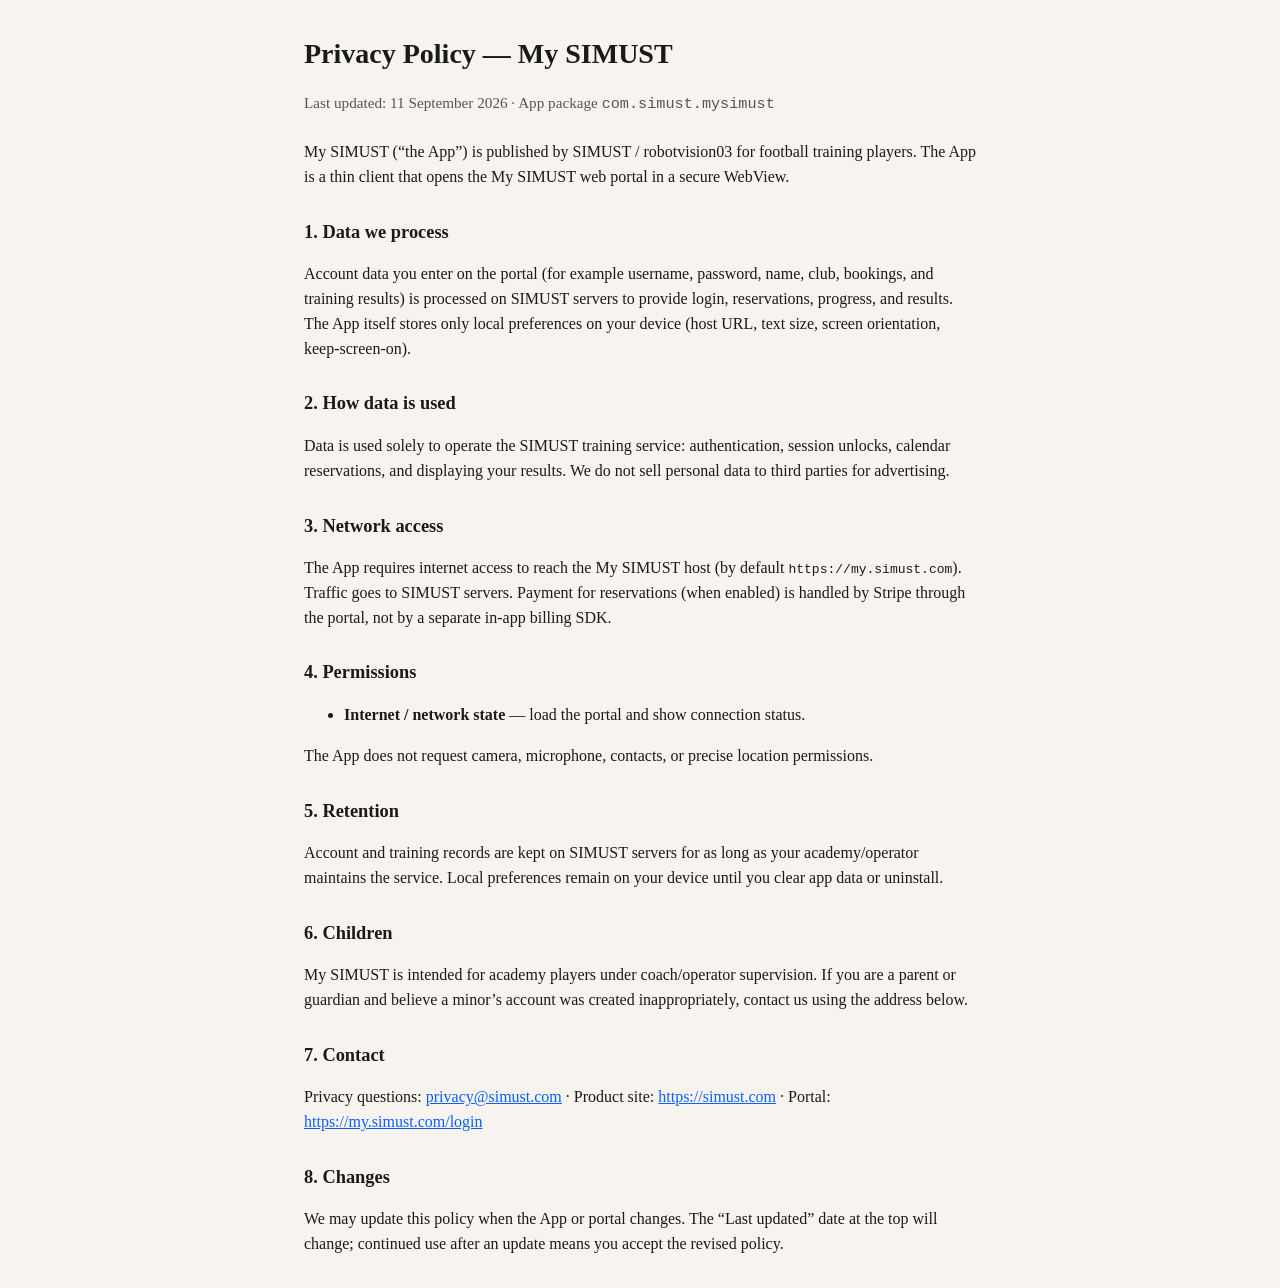
<file: privacy_policy.html>
<!DOCTYPE html>
<html lang="en">
<head>
  <meta charset="utf-8">
  <meta name="viewport" content="width=device-width, initial-scale=1">
  <title>My SIMUST — Privacy Policy</title>
  <style>
    body { font-family: Georgia, "Times New Roman", serif; max-width: 42rem; margin: 2rem auto; padding: 0 1.25rem; line-height: 1.55; color: #1a1a1a; background: #f7f4ef; }
    h1 { font-size: 1.75rem; margin-bottom: 0.25rem; }
    h2 { font-size: 1.15rem; margin-top: 1.75rem; }
    .meta { color: #555; font-size: 0.95rem; margin-bottom: 1.5rem; }
    a { color: #0b5fff; }
  </style>
</head>
<body>
  <h1>Privacy Policy — My SIMUST</h1>
  <p class="meta">Last updated: 11 September 2026 · App package <code>com.simust.mysimust</code></p>

  <p>My SIMUST (“the App”) is published by SIMUST / robotvision03 for football training players. The App is a thin client that opens the My SIMUST web portal in a secure WebView.</p>

  <h2>1. Data we process</h2>
  <p>Account data you enter on the portal (for example username, password, name, club, bookings, and training results) is processed on SIMUST servers to provide login, reservations, progress, and results. The App itself stores only local preferences on your device (host URL, text size, screen orientation, keep-screen-on).</p>

  <h2>2. How data is used</h2>
  <p>Data is used solely to operate the SIMUST training service: authentication, session unlocks, calendar reservations, and displaying your results. We do not sell personal data to third parties for advertising.</p>

  <h2>3. Network access</h2>
  <p>The App requires internet access to reach the My SIMUST host (by default <code>https://my.simust.com</code>). Traffic goes to SIMUST servers. Payment for reservations (when enabled) is handled by Stripe through the portal, not by a separate in-app billing SDK.</p>

  <h2>4. Permissions</h2>
  <ul>
    <li><strong>Internet / network state</strong> — load the portal and show connection status.</li>
  </ul>
  <p>The App does not request camera, microphone, contacts, or precise location permissions.</p>

  <h2>5. Retention</h2>
  <p>Account and training records are kept on SIMUST servers for as long as your academy/operator maintains the service. Local preferences remain on your device until you clear app data or uninstall.</p>

  <h2>6. Children</h2>
  <p>My SIMUST is intended for academy players under coach/operator supervision. If you are a parent or guardian and believe a minor’s account was created inappropriately, contact us using the address below.</p>

  <h2>7. Contact</h2>
  <p>Privacy questions: <a href="mailto:privacy@simust.com">privacy@simust.com</a> · Product site: <a href="https://simust.com">https://simust.com</a> · Portal: <a href="https://my.simust.com/login">https://my.simust.com/login</a></p>

  <h2>8. Changes</h2>
  <p>We may update this policy when the App or portal changes. The “Last updated” date at the top will change; continued use after an update means you accept the revised policy.</p>
</body>
</html>
</file>
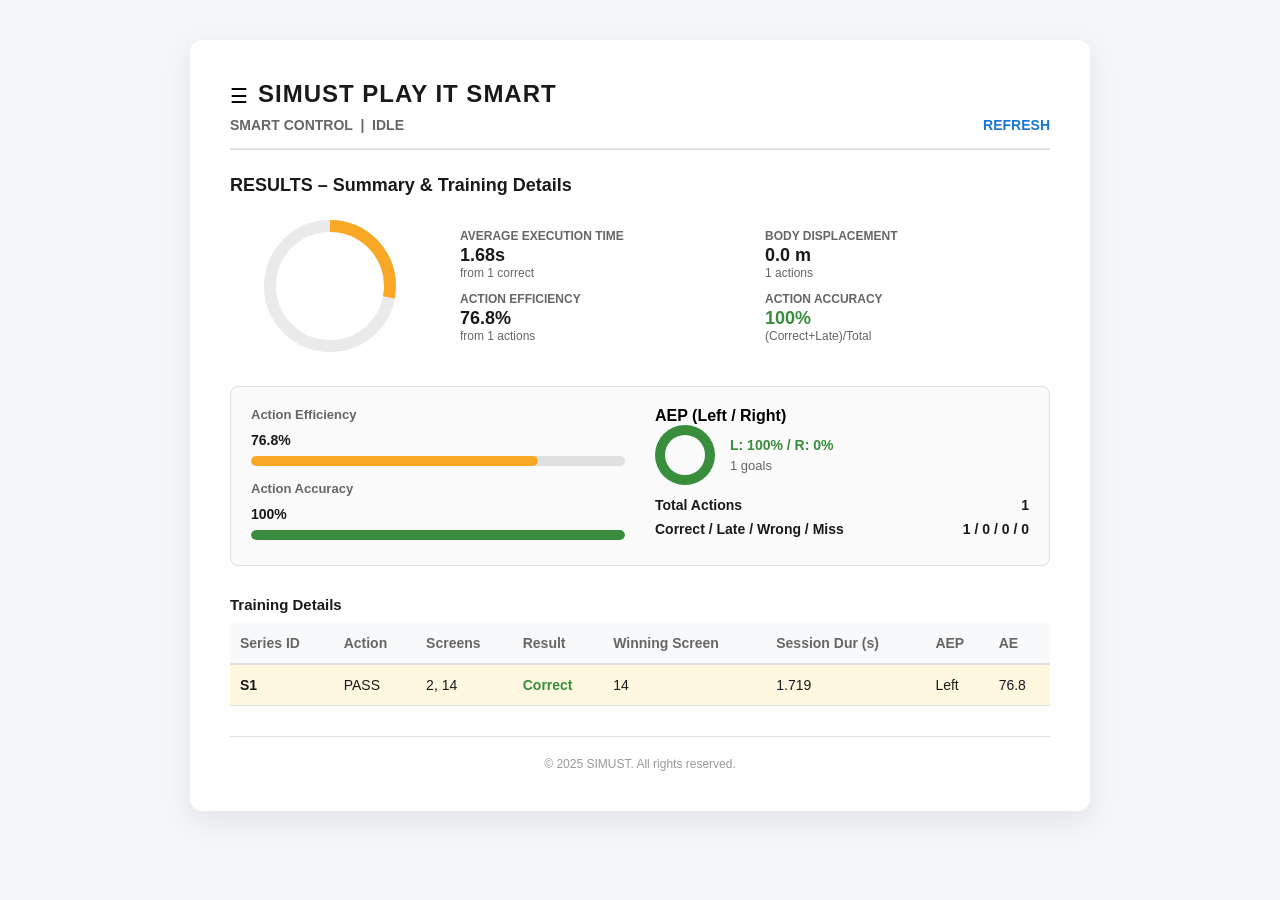
<file: simust_report.html>
<!DOCTYPE html>
<html lang="en">
<head>
    <meta charset="UTF-8">
    <meta name="viewport" content="width=device-width, initial-scale=1.0">
    <title>SIMUST Play It Smart - Report</title>
    <style>
        :root {
            --bg-color: #f4f6f9;
            --card-bg: #ffffff;
            --text-main: #1a1a1a;
            --text-muted: #666;
            --accent-yellow: #F9A825;
            --accent-blue: #1976D2;
            --accent-green: #388E3C;
            --accent-red: #D32F2F;
            --border-color: #e0e0e0;
        }

        * { box-sizing: border-box; margin: 0; padding: 0; font-family: 'Segoe UI', Tahoma, Geneva, Verdana, sans-serif; }

        body {
            background: var(--bg-color);
            padding: 40px;
            display: flex;
            justify-content: center;
        }

        .report-container {
            max-width: 900px;
            width: 100%;
            background: var(--card-bg);
            padding: 40px;
            border-radius: 12px;
            box-shadow: 0 10px 30px rgba(0,0,0,0.08);
        }

        h1 { font-size: 24px; letter-spacing: 1px; color: var(--text-main); margin-bottom: 4px; }
        .sub-header { display: flex; justify-content: space-between; color: var(--text-muted); font-size: 14px; font-weight: 600; border-bottom: 2px solid var(--border-color); padding-bottom: 15px; margin-bottom: 25px; }
        .section-title { font-size: 18px; font-weight: 700; margin-bottom: 20px; color: var(--text-main); }
        .btn-refresh { color: var(--accent-blue); font-weight: 600; cursor: default; }

        /* --- TOP GRID (Ring + Summary) --- */
        .top-grid {
            display: grid;
            grid-template-columns: 200px 1fr;
            gap: 30px;
            margin-bottom: 30px;
            align-items: center;
        }

        /* 1. THE RING - FIXED WITH FLAT ENDS */
        .ring-wrapper {
            display: flex;
            flex-direction: column;
            align-items: center;
            justify-content: center;
        }
        .ring-wrapper svg {
            width: 140px;
            height: 140px;
            transform: rotate(-90deg); /* Start from top */
        }
        .ring-bg { fill: none; stroke: #eaeaea; stroke-width: 12; }
        .ring-progress { 
            fill: none; 
            stroke: var(--accent-yellow); 
            stroke-width: 12; 
            stroke-linecap: butt; /* <--- FIX: REMOVED THE CURVED CAPS */
            stroke-dasharray: 376.99; /* Circumference of r=60 */
            stroke-dashoffset: 271.43; /* 28% filled */
        }
        .ring-text {
            transform: rotate(90deg); /* Counteract the SVG rotation */
            font-size: 28px;
            font-weight: 700;
            fill: var(--text-main);
        }

        /* 2. SUMMARY STATS */
        .summary-grid {
            display: grid;
            grid-template-columns: 1fr 1fr;
            gap: 12px 20px;
        }
        .stat-item {
            display: flex;
            flex-direction: column;
        }
        .stat-label { font-size: 12px; color: var(--text-muted); text-transform: uppercase; font-weight: 600; margin-bottom: 2px; }
        .stat-value { font-size: 18px; font-weight: 700; color: var(--text-main); }
        .stat-sub { font-size: 12px; color: var(--text-muted); }

        /* --- CHARTS SECTION --- */
        .charts-grid {
            display: grid;
            grid-template-columns: 1fr 1fr;
            gap: 30px;
            background: #fafafa;
            padding: 20px;
            border-radius: 8px;
            margin-bottom: 30px;
            border: 1px solid var(--border-color);
        }
        .chart-box h4 { font-size: 13px; color: var(--text-muted); font-weight: 600; margin-bottom: 10px; }
        .bar-track { width: 100%; height: 10px; background: #e0e0e0; border-radius: 6px; overflow: hidden; margin: 4px 0; }
        .bar-fill { height: 100%; border-radius: 6px; }
        .bar-fill.green { background: var(--accent-green); }
        .bar-fill.blue { background: var(--accent-blue); }
        .bar-fill.yellow { background: var(--accent-yellow); }
        .chart-row { display: flex; justify-content: space-between; align-items: center; margin-bottom: 8px; }
        .chart-row span { font-size: 14px; font-weight: 600; color: var(--text-main); }

        /* AEP Mini Donut */
        .aep-donut-wrapper { display: flex; align-items: center; gap: 15px; }
        .mini-donut {
            width: 60px; height: 60px;
            border-radius: 50%;
            background: conic-gradient(var(--accent-green) 0% 100%, #e0e0e0 100% 100%);
            display: flex; align-items: center; justify-content: center;
        }
        .mini-donut-inner { width: 40px; height: 40px; background: #fafafa; border-radius: 50%; }
        .aep-text { font-size: 14px; font-weight: 700; color: var(--text-main); }

        /* --- TABLE --- */
        table { width: 100%; border-collapse: collapse; font-size: 14px; }
        thead tr { background: #f8f9fa; border-bottom: 2px solid var(--border-color); }
        th { text-align: left; padding: 12px 10px; color: var(--text-muted); font-weight: 600; }
        td { padding: 12px 10px; border-bottom: 1px solid var(--border-color); color: var(--text-main); }
        .highlight-row { background: #fff8e1; } /* Light yellow to highlight S1 */

        /* --- FOOTER --- */
        .footer {
            margin-top: 30px;
            font-size: 12px;
            color: #999;
            text-align: center;
            border-top: 1px solid var(--border-color);
            padding-top: 20px;
        }

        /* --- PRINT STYLES FOR PDF --- */
        @media print {
            body { background: white; padding: 0; }
            .report-container { box-shadow: none; border-radius: 0; padding: 20px; }
            .charts-grid { background: #fafafa; break-inside: avoid; }
            table { break-inside: avoid; }
            .btn-refresh { display: none; }
        }
    </style>
</head>
<body>

<div class="report-container">
    
    <!-- HEADER -->
    <div style="display: flex; align-items: center; gap: 10px; margin-bottom: 5px;">
        <span style="font-size: 20px;">☰</span>
        <h1>SIMUST PLAY IT SMART</h1>
    </div>
    <div class="sub-header">
        <span>SMART CONTROL &nbsp;|&nbsp; IDLE</span>
        <span class="btn-refresh">REFRESH</span>
    </div>

    <!-- TOP SECTION -->
    <h2 class="section-title">RESULTS – Summary & Training Details</h2>
    
    <div class="top-grid">
        <!-- RING WITH FLAT CAPS -->
        <div class="ring-wrapper">
            <svg viewBox="0 0 140 140">
                <circle class="ring-bg" cx="70" cy="70" r="60"></circle>
                <circle class="ring-progress" cx="70" cy="70" r="60" stroke-dashoffset="271.43"></circle> <!-- 28% -->
                <text class="ring-text" x="70" y="75" text-anchor="middle">28%</text>
            </svg>
        </div>

        <!-- SUMMARY STATS -->
        <div class="summary-grid">
            <div class="stat-item">
                <span class="stat-label">Average Execution Time</span>
                <span class="stat-value">1.68s</span>
                <span class="stat-sub">from 1 correct</span>
            </div>
            <div class="stat-item">
                <span class="stat-label">Body Displacement</span>
                <span class="stat-value">0.0 m</span>
                <span class="stat-sub">1 actions</span>
            </div>
            <div class="stat-item">
                <span class="stat-label">Action Efficiency</span>
                <span class="stat-value">76.8%</span>
                <span class="stat-sub">from 1 actions</span>
            </div>
            <div class="stat-item">
                <span class="stat-label">Action Accuracy</span>
                <span class="stat-value" style="color: var(--accent-green);">100%</span>
                <span class="stat-sub">(Correct+Late)/Total</span>
            </div>
        </div>
    </div>

    <!-- COLORED CHARTS SECTION -->
    <div class="charts-grid">
        <!-- Efficiency & Accuracy Bars -->
        <div>
            <div class="chart-box">
                <h4>Action Efficiency</h4>
                <div class="chart-row"><span>76.8%</span></div>
                <div class="bar-track"><div class="bar-fill yellow" style="width: 76.8%;"></div></div>
            </div>
            <div class="chart-box" style="margin-top: 15px;">
                <h4>Action Accuracy</h4>
                <div class="chart-row"><span>100%</span></div>
                <div class="bar-track"><div class="bar-fill green" style="width: 100%;"></div></div>
            </div>
        </div>

        <!-- AEP Data & Mini Donut -->
        <div>
            <h4>AEP (Left / Right)</h4>
            <div class="aep-donut-wrapper">
                <div class="mini-donut">
                    <div class="mini-donut-inner"></div>
                </div>
                <div>
                    <div class="aep-text" style="color:var(--accent-green);">L: 100% / R: 0%</div>
                    <div style="font-size: 13px; color: var(--text-muted); margin-top: 5px;">1 goals</div>
                </div>
            </div>
            <div style="margin-top: 12px;">
                <div class="chart-row"><span>Total Actions</span> <span style="font-weight:700;">1</span></div>
                <div class="chart-row" style="font-size: 13px; color: var(--text-muted);">
                    <span>Correct / Late / Wrong / Miss</span>
                    <span style="color: var(--text-main); font-weight:700;">1 / 0 / 0 / 0</span>
                </div>
            </div>
        </div>
    </div>

    <!-- DETAILS TABLE -->
    <h3 style="font-size: 15px; margin-bottom: 10px; color: var(--text-main);">Training Details</h3>
    <table>
        <thead>
            <tr>
                <th>Series ID</th>
                <th>Action</th>
                <th>Screens</th>
                <th>Result</th>
                <th>Winning Screen</th>
                <th>Session Dur (s)</th>
                <th>AEP</th>
                <th>AE</th>
            </tr>
        </thead>
        <tbody>
            <tr class="highlight-row">
                <td><strong>S1</strong></td>
                <td>PASS</td>
                <td>2, 14</td>
                <td style="color: var(--accent-green); font-weight:600;">Correct</td>
                <td>14</td>
                <td>1.719</td>
                <td>Left</td>
                <td>76.8</td>
            </tr>
        </tbody>
    </table>

    <div class="footer">
        © 2025 SIMUST. All rights reserved.
    </div>

</div>

</body>
</html>
</file>
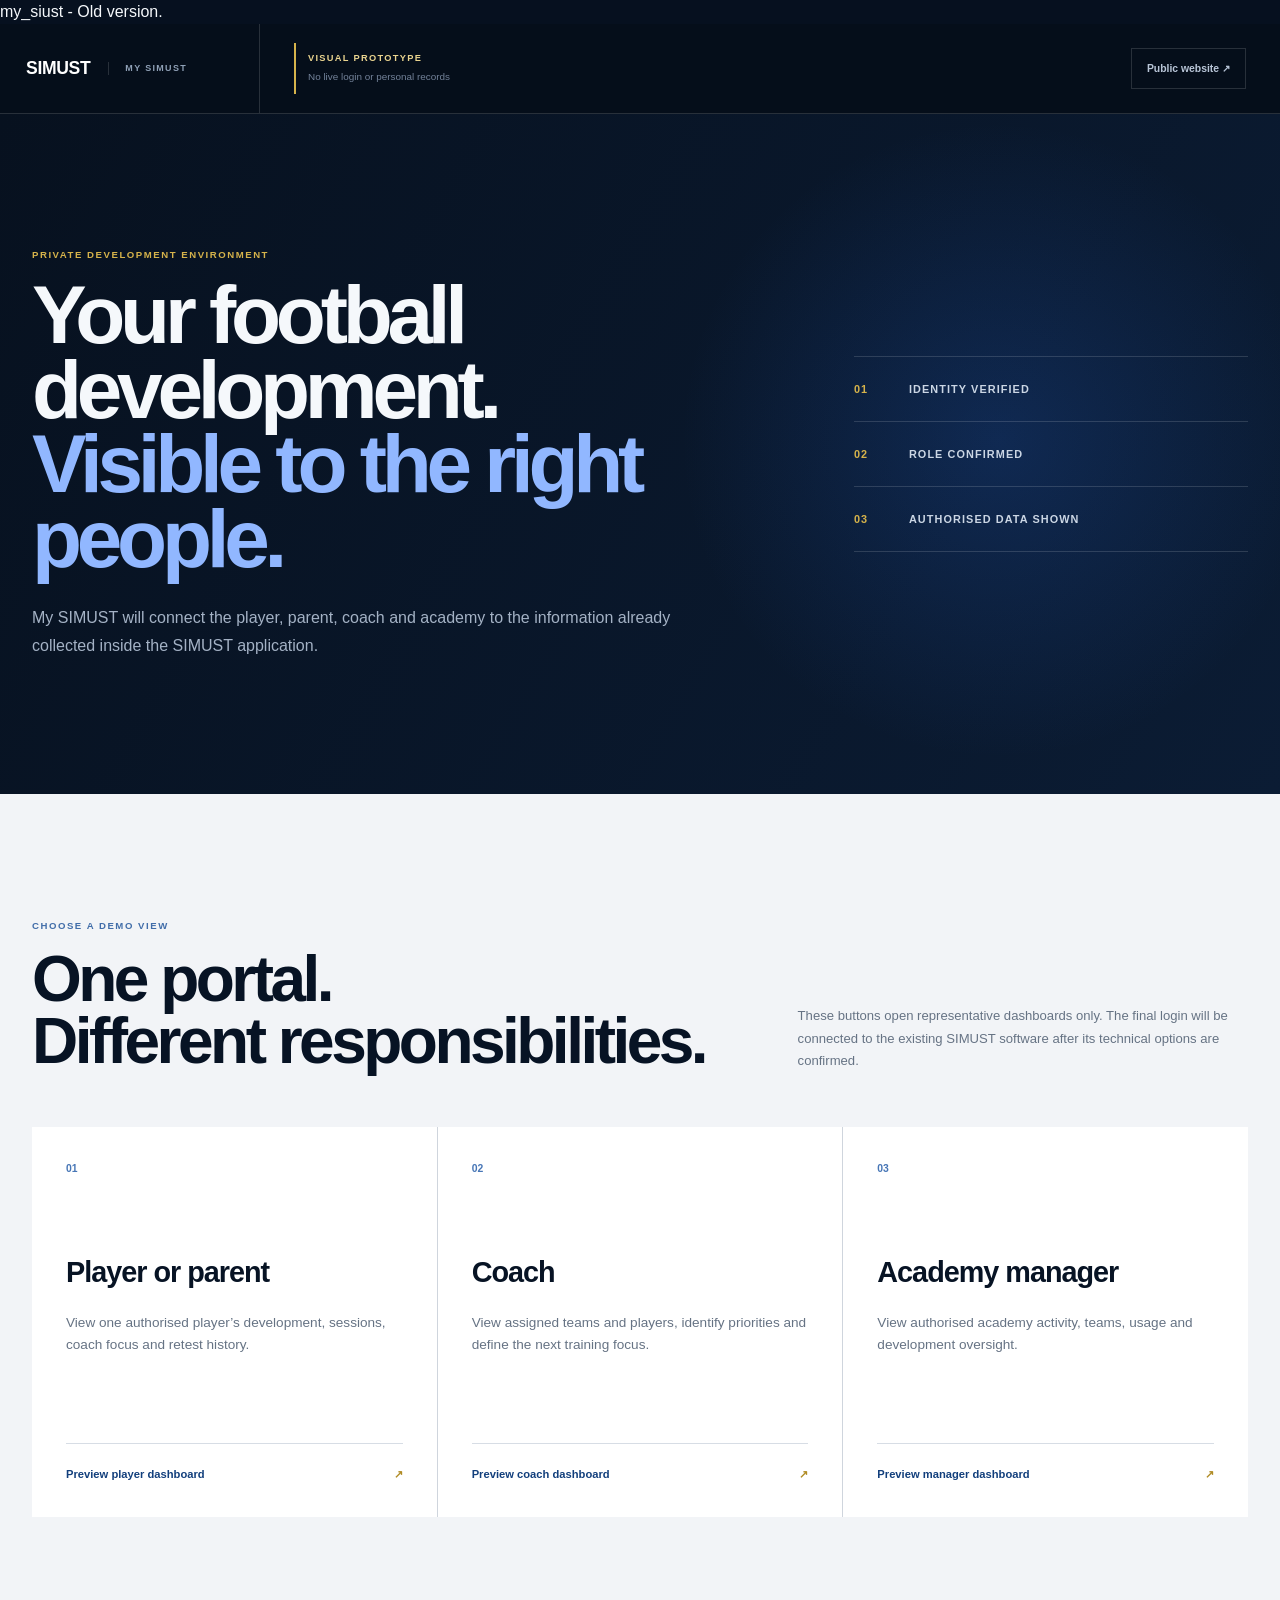
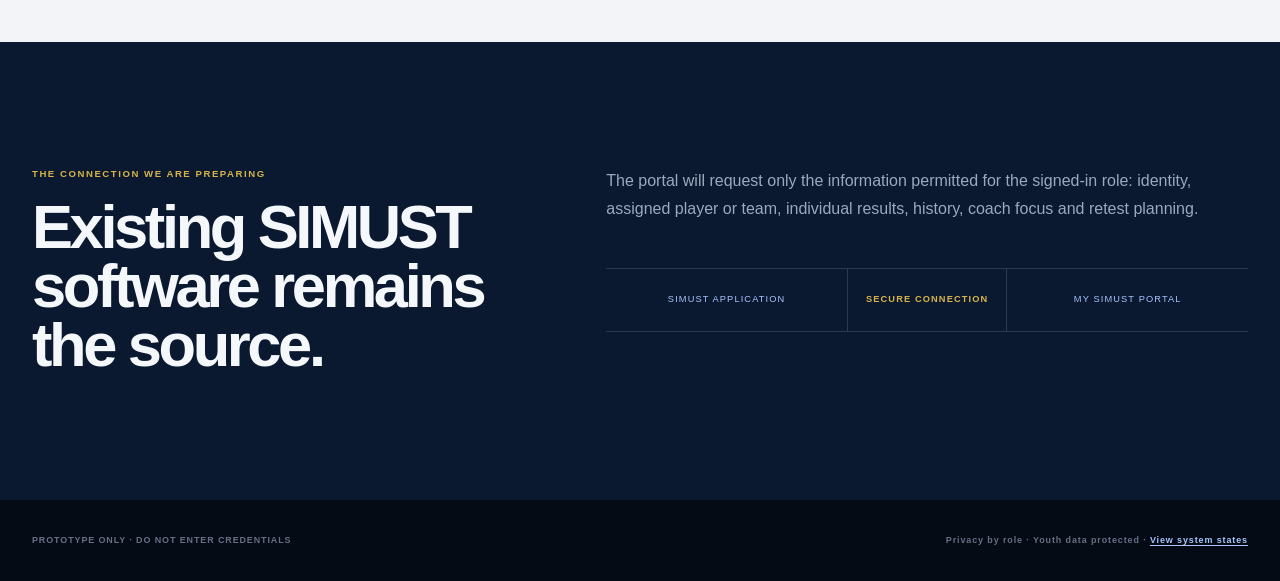
<file: test.html>
my_siust - Old version. <!DOCTYPE html>
<html lang="en">
<head>
    <meta charset="UTF-8" />
    <meta name="viewport" content="width=device-width, initial-scale=1" />
    <title>My SIMUST — Secure Access &amp; Dashboards</title>
    <style>
        /* ============================================================
           tailwindcss v4.2.1 (condensed) + SIMUST custom styles
           ============================================================ */
        @layer theme {
            :root,
            :host {
                --font-sans: ui-sans-serif, system-ui, sans-serif, "Apple Color Emoji", "Segoe UI Emoji", "Segoe UI Symbol", "Noto Color Emoji";
                --font-mono: ui-monospace, SFMono-Regular, Menlo, Monaco, Consolas, "Liberation Mono", "Courier New", monospace;
                --spacing: .25rem;
                --default-font-family: var(--font-sans);
                --default-mono-font-family: var(--font-mono);
            }
        }
        @layer base {
            *,
            :after,
            :before,
            ::backdrop {
                box-sizing: border-box;
                border: 0 solid;
                margin: 0;
                padding: 0;
            }
            ::file-selector-button {
                box-sizing: border-box;
                border: 0 solid;
                margin: 0;
                padding: 0;
            }
            html,
            :host {
                -webkit-text-size-adjust: 100%;
                tab-size: 4;
                line-height: 1.5;
                font-family: var(--default-font-family, ui-sans-serif, system-ui, sans-serif, "Apple Color Emoji", "Segoe UI Emoji", "Segoe UI Symbol", "Noto Color Emoji");
                font-feature-settings: var(--default-font-feature-settings, normal);
                font-variation-settings: var(--default-font-variation-settings, normal);
                -webkit-tap-highlight-color: transparent;
            }
            hr {
                height: 0;
                color: inherit;
                border-top-width: 1px;
            }
            abbr:where([title]) {
                -webkit-text-decoration: underline dotted;
                text-decoration: underline dotted;
            }
            h1,
            h2,
            h3,
            h4,
            h5,
            h6 {
                font-size: inherit;
                font-weight: inherit;
            }
            a {
                color: inherit;
                -webkit-text-decoration: inherit;
                text-decoration: inherit;
            }
            b,
            strong {
                font-weight: bolder;
            }
            code,
            kbd,
            samp,
            pre {
                font-family: var(--default-mono-font-family, ui-monospace, SFMono-Regular, Menlo, Monaco, Consolas, "Liberation Mono", "Courier New", monospace);
                font-feature-settings: var(--default-mono-font-feature-settings, normal);
                font-variation-settings: var(--default-mono-font-variation-settings, normal);
                font-size: 1em;
            }
            small {
                font-size: 80%;
            }
            sub,
            sup {
                vertical-align: baseline;
                font-size: 75%;
                line-height: 0;
                position: relative;
            }
            sub {
                bottom: -.25em;
            }
            sup {
                top: -.5em;
            }
            table {
                text-indent: 0;
                border-color: inherit;
                border-collapse: collapse;
            }
            :-moz-focusring {
                outline: auto;
            }
            progress {
                vertical-align: baseline;
            }
            summary {
                display: list-item;
            }
            ol,
            ul,
            menu {
                list-style: none;
            }
            img,
            svg,
            video,
            canvas,
            audio,
            iframe,
            embed,
            object {
                vertical-align: middle;
                display: block;
            }
            img,
            video {
                max-width: 100%;
                height: auto;
            }
            button,
            input,
            select,
            optgroup,
            textarea {
                font: inherit;
                font-feature-settings: inherit;
                font-variation-settings: inherit;
                letter-spacing: inherit;
                color: inherit;
                opacity: 1;
                background-color: transparent;
                border-radius: 0;
            }
            ::file-selector-button {
                font: inherit;
                font-feature-settings: inherit;
                font-variation-settings: inherit;
                letter-spacing: inherit;
                color: inherit;
                opacity: 1;
                background-color: transparent;
                border-radius: 0;
            }
            :where(select:is([multiple], [size])) optgroup {
                font-weight: bolder;
            }
            :where(select:is([multiple], [size])) optgroup option {
                padding-inline-start: 20px;
            }
            ::file-selector-button {
                margin-inline-end: 4px;
            }
            ::placeholder {
                opacity: 1;
            }
            @supports (not ((-webkit-appearance: -apple-pay-button))) or (contain-intrinsic-size:1px) {
                ::placeholder {
                    color: currentColor;
                }
                @supports (color:color-mix(in lab, red, red)) {
                    ::placeholder {
                        color: color-mix(in oklab, currentcolor 50%, transparent);
                    }
                }
            }
            textarea {
                resize: vertical;
            }
            ::-webkit-search-decoration {
                -webkit-appearance: none;
            }
            ::-webkit-date-and-time-value {
                min-height: 1lh;
                text-align: inherit;
            }
            ::-webkit-datetime-edit {
                display: inline-flex;
            }
            ::-webkit-datetime-edit-fields-wrapper {
                padding: 0;
            }
            ::-webkit-datetime-edit {
                padding-block: 0;
            }
            ::-webkit-datetime-edit-year-field {
                padding-block: 0;
            }
            ::-webkit-datetime-edit-month-field {
                padding-block: 0;
            }
            ::-webkit-datetime-edit-day-field {
                padding-block: 0;
            }
            ::-webkit-datetime-edit-hour-field {
                padding-block: 0;
            }
            ::-webkit-datetime-edit-minute-field {
                padding-block: 0;
            }
            ::-webkit-datetime-edit-second-field {
                padding-block: 0;
            }
            ::-webkit-datetime-edit-millisecond-field {
                padding-block: 0;
            }
            ::-webkit-datetime-edit-meridiem-field {
                padding-block: 0;
            }
            ::-webkit-calendar-picker-indicator {
                line-height: 1;
            }
            :-moz-ui-invalid {
                box-shadow: none;
            }
            button,
            input:where([type=button], [type=reset], [type=submit]) {
                appearance: button;
            }
            ::file-selector-button {
                appearance: button;
            }
            ::-webkit-inner-spin-button {
                height: auto;
            }
            ::-webkit-outer-spin-button {
                height: auto;
            }
            [hidden]:where(:not([hidden=until-found])) {
                display: none !important;
            }
        }
        @layer components {}

        @layer utilities {
            .visible {
                visibility: visible;
            }
            .fixed {
                position: fixed;
            }
            .relative {
                position: relative;
            }
            .start {
                inset-inline-start: var(--spacing);
            }
            .block {
                display: block;
            }
            .table {
                display: table;
            }
            .antialiased {
                -webkit-font-smoothing: antialiased;
                -moz-osx-font-smoothing: grayscale;
            }
        }

        /* ============================================================
           SIMUST custom styles
           ============================================================ */
        :root {
            --ink: #f5f8fb;
            --muted: #a9b4c5;
            --navy: #06101f;
            --navy-2: #0a1930;
            --blue: #276ce5;
            --blue-soft: #7ca8f8;
            --gold: #d6b34b;
            --line: #ffffff24;
            --portal-panel: #0b192d;
        }

        * {
            box-sizing: border-box;
        }
        html {
            scroll-behavior: smooth;
            background: var(--navy);
        }
        body {
            background: var(--navy);
            color: var(--ink);
            -webkit-font-smoothing: antialiased;
            margin: 0;
            font-family: Arial, Helvetica, sans-serif;
        }
        a {
            color: inherit;
            text-decoration: none;
            cursor: pointer;
        }

        /* ============================================================
           LOGIN / LANDING PAGE
           ============================================================ */
        .portal-login-shell {
            color: #f5f8fb;
            background: #07111f;
            min-height: 100vh;
        }

        .portal-login-header {
            border-bottom: 1px solid var(--line);
            background: #050e1a;
            grid-template-columns: 260px 1fr auto;
            align-items: center;
            height: 90px;
            display: grid;
        }
        .portal-login-header .portal-brand {
            border-right: 1px solid var(--line);
            align-items: center;
            gap: 18px;
            height: 100%;
            padding: 0 26px;
            display: flex;
        }
        .portal-brand .wordmark {
            color: #fff;
            background: none;
            flex: none;
            width: auto;
            height: auto;
            font-size: 1.1rem;
            font-weight: 700;
            letter-spacing: -0.02em;
            display: block;
            overflow: visible;
            line-height: 1;
        }
        .portal-brand .wordmark span {
            display: none;
        }
        .portal-brand i {
            border-left: 1px solid var(--line);
            color: #8fa0b6;
            letter-spacing: .15em;
            white-space: nowrap;
            padding-left: 16px;
            font-size: .56rem;
            font-style: normal;
            font-weight: 800;
        }
        .portal-prototype {
            border-left: 2px solid var(--gold);
            justify-self: start;
            margin-left: 34px;
            padding: 9px 12px;
        }
        .portal-prototype b,
        .portal-prototype span {
            display: block;
        }
        .portal-prototype b {
            color: #ead48f;
            letter-spacing: .14em;
            font-size: .58rem;
        }
        .portal-prototype span {
            color: #738299;
            margin-top: 4px;
            font-size: .62rem;
        }
        .portal-back {
            border: 1px solid var(--line);
            color: #b8c5d7;
            margin-right: 34px;
            padding: 12px 15px;
            font-size: .65rem;
            font-weight: 800;
            transition: background 0.2s;
        }
        .portal-back:hover {
            background: #ffffff0a;
        }

        .portal-login-intro {
            background: radial-gradient(circle at 78% 48%, #276ce533, #0000 30%), linear-gradient(120deg, #07111f, #0b1c34);
            grid-template-columns: 1.3fr .7fr;
            align-items: center;
            gap: 90px;
            min-height: 680px;
            padding: 90px max(32px, 50vw - 680px);
            display: grid;
        }
        .portal-kicker {
            color: var(--gold);
            letter-spacing: .16em;
            margin-bottom: 16px;
            font-size: .6rem;
            font-weight: 800;
        }
        .portal-login-intro h1 {
            max-width: 1050px;
            margin-bottom: 28px;
            font-size: clamp(4rem, 6.4vw, 7.5rem);
            line-height: .91;
            letter-spacing: -0.064em;
            font-weight: 700;
        }
        .portal-login-intro h1 em {
            color: #91b7ff;
            font-style: normal;
        }
        .portal-login-intro>div>p:last-child {
            color: #a4b2c5;
            max-width: 700px;
            font-size: 1rem;
            line-height: 1.75;
        }
        .portal-access-flow {
            border-top: 1px solid var(--line);
        }
        .portal-access-flow span {
            border-bottom: 1px solid var(--line);
            color: #cbd6e4;
            letter-spacing: .1em;
            grid-template-columns: 55px 1fr;
            padding: 24px 0;
            font-size: .68rem;
            font-weight: 800;
            display: grid;
        }
        .portal-access-flow b {
            color: var(--gold);
        }

        .portal-role-section {
            color: #071324;
            background: #f2f4f7;
            padding: 125px max(32px, 50vw - 680px);
        }
        .portal-role-heading {
            grid-template-columns: 1.2fr .8fr;
            align-items: end;
            gap: 90px;
            margin-bottom: 55px;
            display: grid;
        }
        .portal-role-heading .portal-kicker {
            color: #416da9;
        }
        .portal-role-heading h2 {
            letter-spacing: -0.055em;
            margin: 0;
            font-size: clamp(3rem, 5vw, 5.8rem);
            line-height: .96;
            font-weight: 700;
        }
        .portal-role-heading>p {
            color: #667384;
            margin: 0;
            line-height: 1.7;
            font-size: 0.82rem;
        }
        .portal-role-grid {
            background: #cfd5dd;
            grid-template-columns: repeat(3, 1fr);
            gap: 1px;
            display: grid;
        }
        .portal-role-grid article {
            background: #fff;
            flex-direction: column;
            min-height: 390px;
            padding: 34px;
            display: flex;
            transition: transform 0.2s;
        }
        .portal-role-grid article:hover {
            transform: translateY(-4px);
        }
        .portal-role-grid small {
            color: #4776b6;
            font-size: .65rem;
            font-weight: 800;
        }
        .portal-role-grid h3 {
            letter-spacing: -0.035em;
            margin: 74px 0 18px;
            font-size: 1.8rem;
            font-weight: 700;
        }
        .portal-role-grid p {
            color: #667384;
            font-size: .85rem;
            line-height: 1.65;
        }
        .portal-role-grid .role-link {
            color: #123f7c;
            border-top: 1px solid #d7dde5;
            margin-top: auto;
            padding-top: 22px;
            font-size: .7rem;
            font-weight: 800;
            display: flex;
            justify-content: space-between;
            align-items: center;
            cursor: pointer;
            transition: color 0.2s;
        }
        .portal-role-grid .role-link:hover {
            color: #0a2a5a;
        }
        .portal-role-grid .role-link span {
            color: #b08b23;
        }

        .portal-connection-note {
            background: #0a1930;
            grid-template-columns: .85fr 1.15fr;
            gap: 100px;
            padding: 125px max(32px, 50vw - 680px);
            display: grid;
        }
        .portal-connection-note h2 {
            letter-spacing: -0.055em;
            max-width: 650px;
            margin: 0;
            font-size: clamp(2.8rem, 4.8vw, 5.4rem);
            line-height: .96;
            font-weight: 700;
        }
        .portal-connection-note>div:last-child>p {
            color: #9aa9bd;
            max-width: 700px;
            line-height: 1.75;
        }
        .connection-line {
            border-block: 1px solid var(--line);
            grid-template-columns: 1fr auto 1fr;
            align-items: center;
            margin-top: 45px;
            display: grid;
        }
        .connection-line span,
        .connection-line b {
            text-align: center;
            letter-spacing: .12em;
            padding: 24px 18px;
            font-size: .58rem;
        }
        .connection-line b {
            border-inline: 1px solid var(--line);
            color: var(--gold);
        }
        .connection-line span {
            color: #a8c6ff;
        }

        .portal-login-footer {
            color: #647185;
            letter-spacing: .1em;
            background: #040b14;
            justify-content: space-between;
            gap: 30px;
            padding: 34px max(32px, 50vw - 680px);
            font-size: .56rem;
            font-weight: 800;
            display: flex;
        }
        .portal-login-footer a {
            color: #a8c6ff;
            text-decoration: underline;
            text-underline-offset: 2px;
        }
        .portal-login-footer a:hover {
            color: #c8d8f0;
        }

        /* ============================================================
           DASHBOARD SHELL (shared)
           ============================================================ */
        .portal-shell {
            color: #f5f8fb;
            background: #07111f;
            grid-template-rows: 88px 1fr;
            grid-template-columns: 230px minmax(0, 1fr);
            min-height: 100vh;
            display: none;
        }
        .portal-shell.active {
            display: grid;
        }

        .portal-topbar {
            z-index: 30;
            border-bottom: 1px solid var(--line);
            -webkit-backdrop-filter: blur(14px);
            backdrop-filter: blur(14px);
            background: #050e1af5;
            grid-template-columns: 230px 1fr auto;
            align-items: center;
            height: 88px;
            display: grid;
            position: fixed;
            inset: 0 0 auto;
        }

        .portal-sidebar {
            z-index: 20;
            border-right: 1px solid var(--line);
            background: #050e1a;
            flex-direction: column;
            width: 230px;
            padding: 38px 22px 26px;
            display: flex;
            position: fixed;
            top: 88px;
            bottom: 0;
            left: 0;
        }
        .portal-sidebar nav {
            gap: 4px;
            display: grid;
        }
        .portal-sidebar nav a {
            color: #8190a5;
            grid-template-columns: 34px 1fr;
            align-items: center;
            padding: 15px 12px;
            font-size: .72rem;
            font-weight: 800;
            display: grid;
            cursor: pointer;
            border-left: 2px solid transparent;
            transition: background 0.2s, color 0.2s;
        }
        .portal-sidebar nav a small {
            font-size: .55rem;
        }
        .portal-sidebar nav a.active {
            border-left-color: var(--gold);
            color: #fff;
            background: #276ce51a;
        }
        .portal-sidebar nav a.active small {
            color: var(--gold);
        }
        .portal-sidebar nav a:hover {
            background: #276ce50d;
            color: #dce7f5;
        }

        .portal-sidebar-note {
            border-top: 1px solid var(--line);
            margin-top: auto;
            padding: 18px 12px;
        }
        .portal-sidebar-note small,
        .portal-sidebar-note strong,
        .portal-sidebar-note span {
            display: block;
        }
        .portal-sidebar-note small {
            color: var(--gold);
            letter-spacing: .14em;
            font-size: .53rem;
            font-weight: 800;
        }
        .portal-sidebar-note strong {
            margin-top: 10px;
            font-size: .76rem;
        }
        .portal-sidebar-note span {
            color: #66768c;
            margin-top: 7px;
            font-size: .62rem;
            line-height: 1.45;
        }
        .portal-sidebar-note .back-link {
            color: #a8c6ff;
            margin-top: 18px;
            font-size: .58rem;
            font-weight: 800;
            display: block;
            cursor: pointer;
        }
        .portal-sidebar-note .back-link:hover {
            text-decoration: underline;
        }

        .portal-content {
            grid-area: 2/2;
            min-width: 0;
            padding: 72px clamp(28px, 5vw, 82px) 36px;
        }

        .portal-welcome {
            grid-template-columns: 1fr auto;
            align-items: end;
            gap: 60px;
            max-width: 1400px;
            margin: auto;
            display: grid;
        }
        .portal-welcome h1 {
            margin-bottom: 24px;
            font-size: clamp(3.6rem, 6vw, 7rem);
            line-height: .9;
            letter-spacing: -0.064em;
            font-weight: 700;
        }
        .portal-welcome h1 em {
            color: #8cb2fb;
            font-style: normal;
        }
        .portal-welcome>div>p:last-child {
            color: #9aa9bd;
            max-width: 650px;
            font-size: .92rem;
            line-height: 1.7;
        }

        .portal-review {
            border-block: 1px solid var(--line);
            min-width: 160px;
            padding: 25px 0;
        }
        .portal-review small,
        .portal-review strong,
        .portal-review span {
            display: block;
        }
        .portal-review small {
            color: #718198;
            letter-spacing: .14em;
            font-size: .55rem;
            font-weight: 800;
        }
        .portal-review strong {
            color: #dce7f7;
            margin-top: 12px;
            font-size: 1.8rem;
        }
        .portal-review span {
            color: #8090a5;
            margin-top: 5px;
            font-size: .68rem;
        }

        .portal-section-heading {
            grid-template-columns: 1fr minmax(260px, 430px);
            align-items: end;
            gap: 60px;
            margin-bottom: 38px;
            display: grid;
        }
        .portal-section-heading h2 {
            letter-spacing: -0.055em;
            margin: 0;
            font-size: clamp(2.6rem, 4.5vw, 5rem);
            line-height: .95;
            font-weight: 700;
        }
        .portal-section-heading>p {
            color: #8190a5;
            margin: 0;
            font-size: .78rem;
            line-height: 1.65;
        }

        /* ---- summary cards ---- */
        .coach-summary {
            border: 1px solid var(--line);
            grid-template-columns: repeat(4, 1fr);
            max-width: 1400px;
            margin: 64px auto 0;
            display: grid;
        }
        .coach-summary article {
            flex-direction: column;
            min-height: 185px;
            padding: 25px;
            display: flex;
        }
        .coach-summary article+article {
            border-left: 1px solid var(--line);
        }
        .coach-summary small {
            color: #708198;
            letter-spacing: .12em;
            font-size: .55rem;
            font-weight: 800;
        }
        .coach-summary strong {
            color: #a8c6ff;
            letter-spacing: -0.06em;
            margin-top: auto;
            font-size: clamp(2.8rem, 4vw, 5rem);
        }
        .coach-summary span {
            color: #77879d;
            font-size: .62rem;
        }

        /* ---- tables ---- */
        .coach-player-table,
        .manager-team-table {
            border-top: 1px solid var(--line);
            overflow-x: auto;
        }
        .coach-player-row {
            border-bottom: 1px solid var(--line);
            color: #91a0b4;
            grid-template-columns: 1fr 1.2fr 1.3fr .7fr 1fr;
            align-items: center;
            min-width: 900px;
            min-height: 72px;
            font-size: .68rem;
            display: grid;
        }
        .coach-player-row>* {
            padding: 0 18px;
        }
        .coach-player-row>*+* {
            border-left: 1px solid var(--line);
        }
        .coach-player-row strong {
            color: #edf2f8;
            font-size: .76rem;
        }
        .coach-player-row b {
            color: #a8c6ff;
        }
        .coach-player-row i {
            color: #bed2f5;
            border: 1px solid #7ca8f840;
            justify-self: start;
            padding: 8px 10px;
            font-style: normal;
            font-weight: 800;
        }
        .coach-player-head {
            color: #5f7086;
            letter-spacing: .11em;
            min-height: 45px;
            font-size: .52rem;
            font-weight: 800;
        }

        .manager-team-row {
            border-bottom: 1px solid var(--line);
            color: #91a0b4;
            grid-template-columns: 1.1fr .65fr 1fr 1fr .8fr 1fr;
            align-items: center;
            min-width: 980px;
            min-height: 72px;
            font-size: .68rem;
            display: grid;
        }
        .manager-team-row>* {
            padding: 0 18px;
        }
        .manager-team-row>*+* {
            border-left: 1px solid var(--line);
        }
        .manager-team-row strong {
            color: #edf2f8;
            font-size: .82rem;
        }
        .manager-team-row b {
            color: #a8c6ff;
        }
        .manager-team-row i {
            color: #bed2f5;
            border: 1px solid #7ca8f840;
            justify-self: start;
            padding: 8px 10px;
            font-style: normal;
            font-weight: 800;
        }
        .manager-team-head {
            color: #5f7086;
            letter-spacing: .11em;
            min-height: 45px;
            font-size: .52rem;
            font-weight: 800;
        }

        /* ---- coach team grid ---- */
        .coach-team-grid {
            background: var(--line);
            grid-template-columns: 1fr 1fr;
            gap: 1px;
            max-width: 1400px;
            margin: 100px auto 0;
            display: grid;
        }
        .coach-team-grid>article {
            background: #0b192d;
            min-height: 560px;
            padding: 50px;
        }
        .coach-team-grid h2 {
            letter-spacing: -0.055em;
            margin: 32px 0 40px;
            font-size: clamp(2.5rem, 4.2vw, 4.8rem);
            line-height: .95;
            font-weight: 700;
        }

        .distribution-bars {
            border-top: 1px solid var(--line);
        }
        .distribution-bars>div {
            border-bottom: 1px solid var(--line);
            grid-template-columns: 150px 1fr 30px;
            align-items: center;
            gap: 18px;
            padding: 16px 0;
            display: grid;
        }
        .distribution-bars span {
            color: #8e9db1;
            font-size: .55rem;
            font-weight: 800;
        }
        .distribution-bars i {
            background: #ffffff12;
            height: 8px;
        }
        .distribution-bars i b {
            height: 100%;
            display: block;
        }
        .dist-entry {
            background: #ded6c3;
            width: 35%;
        }
        .dist-activated {
            background: #8da5bd;
            width: 56%;
        }
        .dist-high {
            background: #276ce5;
            width: 88%;
        }
        .dist-elite {
            background: #4b2e83;
            width: 24%;
        }
        .dist-world {
            background: #d6b34b;
            width: 2%;
        }
        .distribution-bars strong {
            color: #cdd8e6;
            font-size: .68rem;
        }
        .coach-level-distribution>small {
            color: #63748a;
            margin-top: 25px;
            font-size: .59rem;
            line-height: 1.55;
            display: block;
        }

        .coach-team-focus {
            background: radial-gradient(circle at 100% 0, #276ce53b, #0000 38%), #0b192d !important;
        }
        .coach-team-focus>p:not(.portal-kicker) {
            color: #9cabbe;
            max-width: 600px;
            line-height: 1.75;
        }
        .coach-team-focus>div {
            border-top: 1px solid var(--line);
            grid-template-columns: repeat(3, 1fr);
            margin-top: 45px;
            display: grid;
        }
        .coach-team-focus>div span {
            color: #d9e3ef;
            padding: 19px 8px;
            font-size: .58rem;
            font-weight: 800;
            line-height: 1.45;
        }
        .coach-team-focus>div span+span {
            border-left: 1px solid var(--line);
            padding-left: 16px;
        }
        .coach-team-focus>div b {
            color: var(--gold);
            margin-bottom: 20px;
            display: block;
        }

        /* ---- schedule ---- */
        .coach-priorities,
        .coach-schedule {
            max-width: 1400px;
            margin: 100px auto 0;
        }

        .coach-schedule-list {
            border-top: 1px solid var(--line);
        }
        .coach-schedule-list article {
            border-bottom: 1px solid var(--line);
            grid-template-columns: 110px 1fr auto;
            align-items: center;
            gap: 24px;
            min-height: 92px;
            display: grid;
        }
        .coach-schedule-list>article>strong {
            color: #a8c6ff;
            font-size: 1.25rem;
        }
        .coach-schedule-list h3 {
            margin: 0 0 7px;
            font-size: .9rem;
            font-weight: 700;
        }
        .coach-schedule-list span {
            color: #718198;
            font-size: .62rem;
        }
        .coach-schedule-list>article>b {
            color: #e2cb84;
            letter-spacing: .1em;
            border: 1px solid #d6b34b59;
            padding: 9px 11px;
            font-size: .54rem;
            font-weight: 800;
        }

        /* ---- portal parent note ---- */
        .portal-parent-note {
            color: #071324;
            background: #f1f3f6;
            max-width: 1400px;
            margin: 100px auto 0;
            padding: 70px clamp(30px, 6vw, 90px);
        }
        .portal-parent-note .portal-kicker {
            color: #416da9;
        }
        .portal-parent-note blockquote {
            letter-spacing: -0.055em;
            max-width: 1100px;
            margin: 35px 0 28px;
            font-size: clamp(2.4rem, 4.7vw, 5.4rem);
            line-height: .98;
            font-weight: 700;
        }
        .portal-parent-note>p:last-child {
            color: #667384;
            max-width: 680px;
            font-size: .85rem;
            line-height: 1.7;
        }

        .coach-principle {
            color: #171204;
            background: #d6b34b;
        }
        .coach-principle .portal-kicker {
            color: #5a4811;
        }
        .coach-principle>p:last-child {
            color: #594b22;
        }

        .manager-access {
            background: #eef1f5;
        }
        .access-role-line {
            border-top: 1px solid #cbd2db;
            grid-template-columns: repeat(3, 1fr);
            margin-top: 38px;
            display: grid;
        }
        .access-role-line span {
            color: #123f7c;
            letter-spacing: .12em;
            padding: 22px 12px;
            font-size: .58rem;
            font-weight: 800;
        }
        .access-role-line span+span {
            border-left: 1px solid #cbd2db;
        }

        /* ---- manager grid ---- */
        .manager-grid {
            background: var(--line);
            grid-template-columns: 1.1fr .9fr;
            gap: 1px;
            max-width: 1400px;
            margin: 100px auto 0;
            display: grid;
        }
        .manager-grid>article {
            background: #0b192d;
            min-height: 570px;
            padding: 50px;
        }
        .manager-grid h2 {
            letter-spacing: -0.055em;
            margin: 32px 0 48px;
            font-size: clamp(2.5rem, 4.2vw, 4.8rem);
            line-height: .95;
            font-weight: 700;
        }

        .activity-chart {
            border-bottom: 1px solid var(--line);
            grid-template-columns: repeat(6, 1fr);
            align-items: end;
            gap: 10px;
            height: 250px;
            display: grid;
        }
        .activity-chart>div {
            text-align: center;
            grid-template-rows: 1fr auto auto;
            gap: 8px;
            height: 100%;
            display: grid;
        }
        .activity-chart span {
            justify-content: center;
            align-items: end;
            height: 100%;
            display: flex;
        }
        .activity-chart i {
            background: linear-gradient(#7ca8f8, #276ce5);
            width: min(36px, 62%);
            display: block;
            border-radius: 2px 2px 0 0;
        }
        .activity-chart b {
            color: #dce7f7;
            font-size: .74rem;
        }
        .activity-chart small {
            color: #63748a;
            padding-bottom: 14px;
            font-size: .5rem;
            font-weight: 800;
        }

        .manager-activity>p:last-child {
            color: #718198;
            margin-top: 26px;
            font-size: .62rem;
        }

        .manager-readiness {
            background: radial-gradient(circle at 100% 0, #276ce538, #0000 40%), #0b192d !important;
        }
        .readiness-list {
            border-top: 1px solid var(--line);
        }
        .readiness-list div {
            border-bottom: 1px solid var(--line);
            justify-content: space-between;
            gap: 20px;
            padding: 20px 0;
            font-size: .7rem;
            display: flex;
        }
        .readiness-list span {
            color: #8e9db1;
        }
        .readiness-list b {
            color: #d8e4f3;
        }
        .manager-readiness>small {
            color: #64758a;
            margin-top: 28px;
            line-height: 1.55;
            display: block;
        }

        /* ---- player specific ---- */
        .portal-level-card {
            background: linear-gradient(115deg, #276ce52b, transparent 52%), var(--portal-panel);
            border: 1px solid #7ca8f833;
            border-top: 8px solid #276ce5;
            grid-template-columns: .72fr 1.28fr;
            align-items: center;
            gap: 60px;
            max-width: 1400px;
            margin: 64px auto 0;
            padding: 42px;
            display: grid;
        }
        .portal-level-copy h2 {
            letter-spacing: -0.05em;
            margin-bottom: 13px;
            font-size: clamp(2.3rem, 4vw, 4.5rem);
            line-height: .95;
            font-weight: 700;
        }
        .portal-level-copy>p:last-child {
            color: #93a3b7;
            max-width: 510px;
            margin: 0;
            font-size: .8rem;
            line-height: 1.65;
        }
        .level-progress-labels {
            color: #a8c6ff;
            letter-spacing: .13em;
            justify-content: space-between;
            align-items: end;
            font-size: .62rem;
            font-weight: 800;
            display: flex;
        }
        .level-progress-labels b {
            letter-spacing: -0.04em;
            font-size: 2.2rem;
        }
        .level-progress-track {
            background: #ffffff14;
            height: 12px;
            margin: 16px 0;
            overflow: hidden;
        }
        .level-progress-track span {
            background: linear-gradient(90deg, #1c5ed1, #79a8ff);
            width: 68%;
            height: 100%;
            display: block;
        }
        .level-progress-scale {
            color: #52637a;
            grid-template-columns: repeat(5, 1fr);
            gap: 8px;
            font-size: .49rem;
            font-weight: 800;
            line-height: 1.3;
            display: grid;
        }
        .level-progress-scale strong {
            color: #9dbcf5;
        }

        .portal-metrics,
        .portal-sessions {
            max-width: 1400px;
            margin: 100px auto 0;
        }

        .portal-metric-grid {
            border: 1px solid var(--line);
            grid-template-columns: repeat(5, 1fr);
            display: grid;
        }
        .portal-metric-grid article {
            flex-direction: column;
            min-height: 265px;
            padding: 25px 22px;
            display: flex;
        }
        .portal-metric-grid article+article {
            border-left: 1px solid var(--line);
        }
        .portal-metric-grid small {
            color: #65768d;
            font-size: .56rem;
            font-weight: 800;
        }
        .portal-metric-grid h3 {
            max-width: 140px;
            margin: 30px 0 auto;
            font-size: .86rem;
            font-weight: 700;
        }
        .portal-metric-grid strong {
            color: #a8c6ff;
            letter-spacing: -0.05em;
            font-size: clamp(2rem, 3.2vw, 3.7rem);
        }
        .portal-metric-grid span {
            color: #738299;
            font-size: .6rem;
        }
        .portal-metric-bar {
            background: #ffffff14;
            height: 3px;
            margin-top: 25px;
        }
        .portal-metric-bar i {
            background: var(--gold);
            height: 100%;
            display: block;
        }
        .metric-65 {
            width: 65%;
        }
        .metric-70 {
            width: 70%;
        }
        .metric-72 {
            width: 72%;
        }
        .metric-74 {
            width: 74%;
        }
        .metric-78 {
            width: 78%;
        }

        .portal-action-grid {
            background: var(--line);
            grid-template-columns: 1.35fr .65fr;
            gap: 1px;
            max-width: 1400px;
            margin: 100px auto 0;
            display: grid;
        }
        .portal-action-grid>article {
            background: var(--portal-panel);
            min-height: 440px;
        }
        .portal-focus-card {
            padding: 52px;
            background: radial-gradient(circle at 88% 20%, #276ce538, transparent 34%), var(--portal-panel) !important;
        }
        .portal-focus-card h2 {
            letter-spacing: -0.06em;
            max-width: 750px;
            margin: 38px 0 22px;
            font-size: clamp(2.8rem, 5vw, 5.8rem);
            line-height: .93;
            font-weight: 700;
        }
        .portal-focus-card>p:not(.portal-kicker) {
            color: #9babbe;
            max-width: 650px;
            line-height: 1.7;
        }
        .focus-sequence {
            border-top: 1px solid var(--line);
            grid-template-columns: repeat(3, 1fr);
            margin-top: 38px;
            display: grid;
        }
        .focus-sequence span {
            color: #d9e3ef;
            letter-spacing: .12em;
            padding: 18px 0;
            font-size: .65rem;
            font-weight: 800;
        }
        .focus-sequence span+span {
            border-left: 1px solid var(--line);
            padding-left: 18px;
        }
        .focus-sequence b {
            color: var(--gold);
            margin-right: 16px;
        }

        .portal-retest-card {
            color: #171204;
            flex-direction: column;
            padding: 52px;
            display: flex;
            background: #d6b34b !important;
        }
        .portal-retest-card .portal-kicker {
            color: #5a4811;
        }
        .portal-retest-card>strong {
            letter-spacing: -0.08em;
            margin-top: 35px;
            font-size: clamp(5rem, 8vw, 9rem);
            line-height: .75;
        }
        .portal-retest-card h3 {
            letter-spacing: .12em;
            margin: 18px 0 30px;
            font-size: 1.15rem;
            font-weight: 700;
        }
        .portal-retest-card>p:not(.portal-kicker) {
            font-size: .78rem;
            line-height: 1.65;
        }
        .portal-retest-card>span {
            letter-spacing: .14em;
            border-top: 1px solid #17120447;
            margin-top: auto;
            padding-top: 18px;
            font-size: .58rem;
            font-weight: 800;
        }

        .session-table {
            border-top: 1px solid var(--line);
        }
        .session-row {
            border-bottom: 1px solid var(--line);
            color: #92a1b5;
            grid-template-columns: 120px 1fr 150px 140px;
            align-items: center;
            min-height: 74px;
            font-size: .68rem;
            display: grid;
        }
        .session-row>* {
            padding: 0 18px;
        }
        .session-row>*+* {
            border-left: 1px solid var(--line);
        }
        .session-row strong {
            color: #e6edf5;
            font-size: .78rem;
        }
        .session-row b {
            color: #a8c6ff;
        }
        .session-row i {
            color: #adc7f5;
            border: 1px solid #7ca8f840;
            justify-self: start;
            padding: 8px 11px;
            font-style: normal;
            font-weight: 800;
        }
        .session-head {
            color: #5f7086;
            letter-spacing: .13em;
            min-height: 45px;
            font-size: .53rem;
            font-weight: 800;
        }

        .report-open-link {
            color: #123f7c;
            margin-top: 28px;
            font-size: .7rem;
            font-weight: 800;
            display: inline-block;
            cursor: pointer;
        }
        .report-open-link:hover {
            text-decoration: underline;
        }

        /* ---- footer ---- */
        .portal-footer {
            color: #63738a;
            letter-spacing: .1em;
            justify-content: space-between;
            gap: 30px;
            max-width: 1400px;
            margin: 35px auto 0;
            font-size: .57rem;
            font-weight: 800;
            display: flex;
        }
        .portal-footer a {
            color: #a8c6ff;
            text-decoration: underline;
            text-underline-offset: 2px;
            cursor: pointer;
        }
        .portal-footer a:hover {
            color: #c8d8f0;
        }
        .portal-footer>div {
            gap: 22px;
            display: flex;
        }

        .dashboard-panel {
            display: none;
        }
        .dashboard-panel.active {
            display: block;
        }

        /* ============================================================
           RESPONSIVE
           ============================================================ */
        @media (width <= 1000px) {
            .portal-login-header {
                grid-template-columns: 1fr auto;
            }
            .portal-login-header .portal-prototype {
                display: none;
            }
            .portal-login-intro,
            .portal-role-heading,
            .portal-connection-note {
                grid-template-columns: 1fr;
            }
            .portal-login-intro {
                gap: 45px;
            }
            .portal-role-heading,
            .portal-connection-note {
                gap: 40px;
            }
            .portal-role-grid {
                grid-template-columns: 1fr;
            }
            .portal-role-grid article {
                min-height: 300px;
            }
            .portal-role-grid h3 {
                margin-top: 45px;
            }

            .portal-shell {
                grid-template-rows: 82px 1fr;
                grid-template-columns: 1fr;
            }
            .portal-topbar {
                grid-template-columns: 1fr auto;
                height: 82px;
            }
            .portal-brand {
                border-right: 0;
            }
            .portal-prototype,
            .portal-sidebar {
                display: none;
            }
            .portal-content {
                grid-area: 2/1;
                padding-top: 55px;
            }
            .coach-summary {
                grid-template-columns: 1fr 1fr;
            }
            .coach-summary article:nth-child(3) {
                border-left: 0;
                border-top: 1px solid var(--line);
            }
            .coach-summary article:nth-child(4) {
                border-top: 1px solid var(--line);
            }
            .coach-team-grid {
                grid-template-columns: 1fr;
            }
            .manager-grid {
                grid-template-columns: 1fr;
            }
            .portal-level-card {
                grid-template-columns: 1fr;
            }
            .portal-action-grid {
                grid-template-columns: 1fr;
            }
            .portal-metric-grid {
                grid-template-columns: repeat(2, 1fr);
            }
            .portal-metric-grid article:nth-child(odd) {
                border-left: 0;
            }
            .portal-metric-grid article:nth-child(n+3) {
                border-top: 1px solid var(--line);
            }
            .portal-metric-grid article:last-child {
                grid-column: 1/-1;
            }
            .session-row {
                grid-template-columns: 100px 1fr 110px 120px;
            }
        }

        @media (width <= 680px) {
            .portal-login-header {
                height: 78px;
            }
            .portal-login-header .portal-brand {
                border-right: 0;
                padding: 0 18px;
            }
            .portal-login-header .portal-brand i {
                display: none;
            }
            .portal-back {
                margin-right: 18px;
            }
            .portal-login-intro,
            .portal-role-section,
            .portal-connection-note {
                padding: 80px 20px;
            }
            .portal-login-intro {
                min-height: auto;
            }
            .portal-login-intro h1 {
                font-size: 3.5rem;
            }
            .portal-role-heading h2,
            .portal-connection-note h2 {
                font-size: 3rem;
            }
            .portal-role-grid article {
                padding: 28px;
            }
            .connection-line {
                grid-template-columns: 1fr;
            }
            .connection-line b {
                border-inline: 0;
                border-block: 1px solid var(--line);
            }
            .portal-login-footer {
                flex-direction: column;
                padding: 28px 20px;
            }

            .portal-topbar {
                grid-template-columns: 1fr auto;
            }
            .portal-brand {
                padding: 0 18px;
            }
            .portal-brand i,
            .portal-profile span {
                display: none;
            }
            .portal-profile {
                padding: 0 18px;
            }
            .portal-content {
                padding: 45px 18px 28px;
            }
            .portal-welcome {
                grid-template-columns: 1fr;
                gap: 26px;
            }
            .portal-welcome h1 {
                font-size: 3.55rem;
            }
            .portal-review {
                width: 100%;
            }
            .coach-summary {
                grid-template-columns: 1fr;
            }
            .coach-summary article+article {
                border-left: 0;
                border-top: 1px solid var(--line);
            }
            .coach-team-grid>article {
                min-height: auto;
                padding: 38px 24px;
            }
            .distribution-bars>div {
                grid-template-columns: 110px 1fr 24px;
            }
            .coach-team-focus>div {
                grid-template-columns: 1fr;
            }
            .coach-team-focus>div span+span {
                border-left: 0;
                border-top: 1px solid var(--line);
                padding-left: 8px;
            }
            .coach-schedule-list article {
                grid-template-columns: 74px 1fr;
            }
            .coach-schedule-list>article>b {
                grid-column: 2;
                justify-self: start;
            }
            .portal-footer {
                flex-direction: column;
                line-height: 1.5;
            }
            .portal-footer>div {
                flex-direction: column;
                gap: 8px;
            }
            .portal-parent-note {
                padding: 55px 24px;
            }
            .portal-parent-note blockquote {
                font-size: 2.65rem;
            }
            .manager-grid>article {
                min-height: auto;
                padding: 38px 24px;
            }
            .activity-chart {
                height: 210px;
            }
            .access-role-line {
                grid-template-columns: 1fr;
            }
            .access-role-line span+span {
                border-top: 1px solid #cbd2db;
                border-left: 0;
            }
            .portal-section-heading {
                grid-template-columns: 1fr;
                gap: 18px;
            }
            .coach-player-table,
            .manager-team-table {
                overflow-x: auto;
            }
            .coach-player-row,
            .manager-team-row {
                min-width: 720px;
            }
            .portal-level-card {
                gap: 38px;
                margin-top: 45px;
                padding: 28px 22px;
            }
            .level-progress-scale {
                grid-template-columns: 1fr 1fr;
            }
            .level-progress-scale span:nth-child(4),
            .level-progress-scale span:nth-child(5) {
                display: none;
            }
            .portal-metrics,
            .portal-sessions,
            .portal-action-grid,
            .portal-parent-note {
                margin-top: 72px;
            }
            .portal-metric-grid {
                grid-template-columns: 1fr;
            }
            .portal-metric-grid article,
            .portal-metric-grid article:last-child {
                border-left: 0;
                grid-column: 1;
                min-height: 225px;
            }
            .portal-metric-grid article+article {
                border-top: 1px solid var(--line);
            }
            .portal-focus-card,
            .portal-retest-card {
                padding: 38px 24px;
            }
            .portal-focus-card h2 {
                font-size: 3.2rem;
            }
            .focus-sequence {
                grid-template-columns: 1fr;
            }
            .focus-sequence span+span {
                border-left: 0;
                border-top: 1px solid var(--line);
                padding-left: 0;
            }
            .portal-action-grid>article {
                min-height: 390px;
            }
            .session-table {
                overflow-x: auto;
            }
            .session-row {
                min-width: 650px;
            }
        }

        @media (width <= 600px) {
            .portal-parent-note blockquote {
                font-size: 2.2rem;
            }
        }

        .wordmark {
            font-weight: 700;
            letter-spacing: -0.02em;
        }
        .wordmark span {
            display: none;
        }

        /* ---- back to login button in dashboard ---- */
        .back-to-login {
            display: inline-flex;
            align-items: center;
            gap: 8px;
            color: #a8c6ff;
            font-size: .72rem;
            font-weight: 700;
            padding: 10px 18px;
            border: 1px solid var(--line);
            border-radius: 4px;
            transition: background 0.2s;
            cursor: pointer;
            background: transparent;
        }
        .back-to-login:hover {
            background: #ffffff0a;
        }
        .back-to-login span {
            font-size: 1rem;
        }

        /* topbar back button */
        .topbar-back {
            color: #b8c5d7;
            border: 1px solid var(--line);
            padding: 8px 16px;
            font-size: .62rem;
            font-weight: 700;
            border-radius: 4px;
            transition: background 0.2s;
            cursor: pointer;
            background: transparent;
        }
        .topbar-back:hover {
            background: #ffffff0a;
        }

        /* view switcher for dashboards */
        .dashboard-view-switcher {
            display: flex;
            gap: 6px;
            margin-bottom: 24px;
            flex-wrap: wrap;
        }
        .dashboard-view-switcher button {
            background: #0b192d;
            border: 1px solid var(--line);
            padding: 8px 18px;
            font-size: .72rem;
            font-weight: 700;
            color: #8190a5;
            cursor: pointer;
            border-radius: 4px;
            transition: all 0.2s;
        }
        .dashboard-view-switcher button:hover {
            background: #1a2d4a;
            color: #dce7f5;
        }
        .dashboard-view-switcher button.active {
            background: #276ce52a;
            border-color: var(--gold);
            color: #fff;
        }

        /* hide login shell when dashboard is active */
        .login-shell-hidden {
            display: none !important;
        }

        /* ensure the login shell is visible by default */
        #login-shell {
            display: block;
        }
        #login-shell.login-shell-hidden {
            display: none !important;
        }

        /* dashboard shell visibility */
        #dashboard-shell {
            display: none;
        }
        #dashboard-shell.active {
            display: grid;
        }

        /* profile badge */
        .portal-profile {
            border-left: 1px solid var(--line);
            align-items: center;
            gap: 14px;
            height: 100%;
            padding: 0 28px;
            display: flex;
        }
        .portal-profile span {
            color: #aeb9c8;
            letter-spacing: .11em;
            font-size: .65rem;
            font-weight: 800;
        }
        .portal-profile b {
            aspect-ratio: 1;
            color: #a8c6ff;
            border: 1px solid #7ca8f86b;
            border-radius: 50%;
            place-items: center;
            width: 38px;
            font-size: .66rem;
            display: grid;
        }

        /* role link cursor */
        .role-link {
            cursor: pointer;
        }
    </style>
</head>
<body class="antialiased">

    <!-- ============================================================
    LOGIN / LANDING PAGE
    ============================================================ -->
    <div id="login-shell" class="portal-login-shell">

        <header class="portal-login-header">
            <a href="#" class="portal-brand" aria-label="SIMUST home">
                <span class="wordmark">SIMUST <span>.</span></span>
                <i>MY SIMUST</i>
            </a>
            <div class="portal-prototype">
                <b>VISUAL PROTOTYPE</b>
                <span>No live login or personal records</span>
            </div>
            <a href="#" class="portal-back">Public website ↗</a>
        </header>

        <section class="portal-login-intro">
            <div>
                <p class="portal-kicker">PRIVATE DEVELOPMENT ENVIRONMENT</p>
                <h1>Your football development.<br><em>Visible to the right people.</em></h1>
                <p>My SIMUST will connect the player, parent, coach and academy to the information already collected inside the SIMUST application.</p>
            </div>
            <div class="portal-access-flow" aria-label="Future secure access flow">
                <span><b>01</b>IDENTITY VERIFIED</span>
                <span><b>02</b>ROLE CONFIRMED</span>
                <span><b>03</b>AUTHORISED DATA SHOWN</span>
            </div>
        </section>

        <section class="portal-role-section" aria-labelledby="role-title">
            <div class="portal-role-heading">
                <div>
                    <p class="portal-kicker">CHOOSE A DEMO VIEW</p>
                    <h2 id="role-title">One portal.<br>Different responsibilities.</h2>
                </div>
                <p>These buttons open representative dashboards only. The final login will be connected to the existing SIMUST software after its technical options are confirmed.</p>
            </div>
            <div class="portal-role-grid">
                <article>
                    <small>01</small>
                    <h3>Player or parent</h3>
                    <p>View one authorised player’s development, sessions, coach focus and retest history.</p>
                    <a class="role-link" data-target="player">Preview player dashboard <span>↗</span></a>
                </article>
                <article>
                    <small>02</small>
                    <h3>Coach</h3>
                    <p>View assigned teams and players, identify priorities and define the next training focus.</p>
                    <a class="role-link" data-target="coach">Preview coach dashboard <span>↗</span></a>
                </article>
                <article>
                    <small>03</small>
                    <h3>Academy manager</h3>
                    <p>View authorised academy activity, teams, usage and development oversight.</p>
                    <a class="role-link" data-target="manager">Preview manager dashboard <span>↗</span></a>
                </article>
            </div>
        </section>

        <section class="portal-connection-note">
            <div>
                <p class="portal-kicker">THE CONNECTION WE ARE PREPARING</p>
                <h2>Existing SIMUST software remains the source.</h2>
            </div>
            <div>
                <p>The portal will request only the information permitted for the signed-in role: identity, assigned player or team, individual results, history, coach focus and retest planning.</p>
                <div class="connection-line">
                    <span>SIMUST APPLICATION</span>
                    <b>SECURE CONNECTION</b>
                    <span>MY SIMUST PORTAL</span>
                </div>
            </div>
        </section>

        <footer class="portal-login-footer">
            <span>PROTOTYPE ONLY · DO NOT ENTER CREDENTIALS</span>
            <span>Privacy by role · Youth data protected · <a href="#">View system states</a></span>
        </footer>

    </div>

    <!-- ============================================================
    DASHBOARD SHELL (Player / Coach / Manager)
    ============================================================ -->
    <div id="dashboard-shell" class="portal-shell">

        <!-- TOPBAR -->
        <header class="portal-topbar">
            <a href="#" class="portal-brand" aria-label="SIMUST home">
                <span class="wordmark">SIMUST <span>.</span></span>
                <i>MY SIMUST</i>
            </a>
            <div class="portal-prototype">
                <b>VISUAL PROTOTYPE</b>
                <span id="dashboard-prototype-label">Representative data only</span>
            </div>
            <div style="display:flex;align-items:center;gap:14px;padding-right:28px;">
                <button class="topbar-back" id="back-to-login-btn">← Back to access</button>
                <div class="portal-profile" id="profile-badge">
                    <span id="profile-label">PLAYER 0142</span>
                    <b id="profile-initials">P14</b>
                </div>
            </div>
        </header>

        <!-- SIDEBAR -->
        <aside class="portal-sidebar" id="portal-sidebar">
            <nav aria-label="Dashboard navigation" id="sidebar-nav">
                <!-- Player links -->
                <a class="active" data-view="player" data-section="overview"><small>01</small>Overview</a>
                <a data-view="player" data-section="development"><small>02</small>Development</a>
                <a data-view="player" data-section="sessions"><small>03</small>Sessions</a>
                <a data-view="player" data-section="report"><small>04</small>Report</a>
                <!-- Coach links -->
                <a data-view="coach" data-section="overview"><small>05</small>Coach overview</a>
                <a data-view="coach" data-section="players"><small>06</small>Players</a>
                <a data-view="coach" data-section="team"><small>07</small>Team development</a>
                <a data-view="coach" data-section="schedule"><small>08</small>Schedule</a>
                <!-- Manager links -->
                <a data-view="manager" data-section="overview"><small>09</small>Manager overview</a>
                <a data-view="manager" data-section="teams"><small>10</small>Teams</a>
                <a data-view="manager" data-section="activity"><small>11</small>Activity</a>
                <a data-view="manager" data-section="access"><small>12</small>Access</a>
            </nav>
            <div class="portal-sidebar-note">
                <small id="sidebar-role-label">VIEWING AS</small>
                <strong id="sidebar-role-name">Player / parent</strong>
                <span id="sidebar-role-desc">Only this player’s development is shown.</span>
                <a class="back-link" id="sidebar-back-link">← Return to access page</a>
            </div>
        </aside>

        <!-- CONTENT -->
        <section class="portal-content">

            <!-- DASHBOARD VIEW SWITCHER -->
            <div class="dashboard-view-switcher" id="view-switcher">
                <button class="active" data-view="player">👤 Player</button>
                <button data-view="coach">🧑‍🏫 Coach</button>
                <button data-view="manager">🏛️ Academy Manager</button>
                <button style="margin-left:auto;" id="content-back-btn" class="back-to-login">← Back to access</button>
            </div>

            <!-- ============================================================ -->
            <!-- PLAYER DASHBOARD -->
            <!-- ============================================================ -->
            <div class="dashboard-panel active" id="panel-player">

                <div class="portal-welcome">
                    <div>
                        <p class="portal-kicker">U15 · PLAYER DEVELOPMENT</p>
                        <h1>Good morning,<br><em>Player 0142.</em></h1>
                        <p>Your results show how your football behaviour is developing against your own starting point—not against other players.</p>
                    </div>
                    <div class="portal-review">
                        <small>NEXT REVIEW</small>
                        <strong>26 AUG</strong>
                        <span>With your coach</span>
                    </div>
                </div>

                <section class="portal-level-card" aria-labelledby="level-title">
                    <div class="portal-level-copy">
                        <p class="portal-kicker">CURRENT DEVELOPMENT LEVEL</p>
                        <h2 id="level-title">High Performance</h2>
                        <p>You are building more consistent scan-to-action behaviour under football pressure.</p>
                    </div>
                    <div class="portal-level-progress">
                        <div class="level-progress-labels">
                            <span>LEVEL 03</span>
                            <b>68%</b>
                        </div>
                        <div class="level-progress-track" aria-label="68 percent progress within High Performance level">
                            <span></span>
                        </div>
                        <div class="level-progress-scale">
                            <span>ENTRY</span>
                            <span>ACTIVATED</span>
                            <strong>HIGH PERFORMANCE</strong>
                            <span>ELITE</span>
                            <span>WORLD-CLASS</span>
                        </div>
                    </div>
                </section>

                <section class="portal-metrics" id="player-development" aria-labelledby="development-title">
                    <div class="portal-section-heading">
                        <div>
                            <p class="portal-kicker">YOUR DEVELOPMENT</p>
                            <h2 id="development-title">What changed?</h2>
                        </div>
                        <p>Latest four-week period compared with your own baseline.</p>
                    </div>
                    <div class="portal-metric-grid">
                        <article>
                            <small>01</small>
                            <h3>Scan behaviour</h3>
                            <strong>+14%</strong>
                            <span>from personal baseline</span>
                            <div class="portal-metric-bar"><i class="metric-78"></i></div>
                        </article>
                        <article>
                            <small>02</small>
                            <h3>Awareness</h3>
                            <strong>+11%</strong>
                            <span>from personal baseline</span>
                            <div class="portal-metric-bar"><i class="metric-70"></i></div>
                        </article>
                        <article>
                            <small>03</small>
                            <h3>Decision quality</h3>
                            <strong>+9%</strong>
                            <span>from personal baseline</span>
                            <div class="portal-metric-bar"><i class="metric-65"></i></div>
                        </article>
                        <article>
                            <small>04</small>
                            <h3>Action execution</h3>
                            <strong>−0.4s</strong>
                            <span>average response time</span>
                            <div class="portal-metric-bar"><i class="metric-74"></i></div>
                        </article>
                        <article>
                            <small>05</small>
                            <h3>Scan–action efficiency</h3>
                            <strong>+12%</strong>
                            <span>from personal baseline</span>
                            <div class="portal-metric-bar"><i class="metric-72"></i></div>
                        </article>
                    </div>
                </section>

                <section class="portal-action-grid">
                    <article class="portal-focus-card">
                        <p class="portal-kicker">COACH’S NEXT FOCUS</p>
                        <h2>Scan before the ball arrives.</h2>
                        <p>Create one more look over your shoulder before receiving, then let the first touch follow the information you collected.</p>
                        <div class="focus-sequence">
                            <span><b>01</b>SCAN</span>
                            <span><b>02</b>RECEIVE</span>
                            <span><b>03</b>ACT</span>
                        </div>
                    </article>
                    <article class="portal-retest-card">
                        <p class="portal-kicker">NEXT RETEST</p>
                        <strong>14</strong>
                        <h3>SEPTEMBER</h3>
                        <p>Purpose: check whether improved scan behaviour remains stable under increased pressure.</p>
                        <span>4 WEEKS TO PREPARE</span>
                    </article>
                </section>

                <section class="portal-sessions" id="player-sessions" aria-labelledby="sessions-title">
                    <div class="portal-section-heading">
                        <div>
                            <p class="portal-kicker">RECENT ACTIVITY</p>
                            <h2 id="sessions-title">Latest sessions</h2>
                        </div>
                        <p>Simple outcomes for the player, parent and coach to discuss together.</p>
                    </div>
                    <div class="session-table" role="table">
                        <div class="session-row session-head" role="row">
                            <span>DATE</span>
                            <span>TRAINING FOCUS</span>
                            <span>CHANGE</span>
                            <span>STATUS</span>
                        </div>
                        <div class="session-row" role="row">
                            <span>12 AUG</span>
                            <strong>Scanning before receiving</strong>
                            <b>+6%</b>
                            <i>Improving</i>
                        </div>
                        <div class="session-row" role="row">
                            <span>05 AUG</span>
                            <strong>Decision under pressure</strong>
                            <b>+4%</b>
                            <i>Improving</i>
                        </div>
                        <div class="session-row" role="row">
                            <span>29 JUL</span>
                            <strong>Body orientation &amp; action</strong>
                            <b>Stable</b>
                            <i>On track</i>
                        </div>
                    </div>
                </section>

                <section class="portal-parent-note" id="player-report">
                    <p class="portal-kicker">FOR PLAYER &amp; PARENT</p>
                    <blockquote>Results should start a better development conversation—not reduce a player to one score.</blockquote>
                    <p>SIMUST makes changes in football behaviour visible. The coach connects those results to training, context and the individual player.</p>
                    <a class="report-open-link">Open the detailed player report ↗</a>
                </section>

            </div>

            <!-- ============================================================ -->
            <!-- COACH DASHBOARD -->
            <!-- ============================================================ -->
            <div class="dashboard-panel" id="panel-coach">

                <div class="portal-welcome coach-welcome">
                    <div>
                        <p class="portal-kicker">ACADEMY · ASSIGNED TEAMS</p>
                        <h1>Good morning,<br><em>Coach.</em></h1>
                        <p>Start with the players who need your attention, then connect their results directly to the next training decision.</p>
                    </div>
                    <div class="portal-review">
                        <small>TODAY</small>
                        <strong>3 SESSIONS</strong>
                        <span>21 player places</span>
                    </div>
                </div>

                <section class="coach-summary" aria-label="Coach overview metrics">
                    <article><small>ASSIGNED PLAYERS</small><strong>28</strong><span>U15 and U17</span></article>
                    <article><small>NEED ATTENTION</small><strong>4</strong><span>Review before next session</span></article>
                    <article><small>RETESTS DUE</small><strong>3</strong><span>Within the next 14 days</span></article>
                    <article><small>ACTIVE THIS WEEK</small><strong>82%</strong><span>23 of 28 players</span></article>
                </section>

                <section class="coach-priorities" id="coach-players">
                    <div class="portal-section-heading">
                        <div>
                            <p class="portal-kicker">COACH PRIORITY</p>
                            <h2>Who needs attention?</h2>
                        </div>
                        <p>A short, actionable overview. Open the player record only when more detail is needed.</p>
                    </div>
                    <div class="coach-player-table" role="table">
                        <div class="coach-player-row coach-player-head" role="row">
                            <span>PLAYER</span><span>LEVEL</span><span>DEVELOPMENT SIGNAL</span><span>CHANGE</span><span>NEXT ACTION</span>
                        </div>
                        <div class="coach-player-row" role="row">
                            <strong>Player 0142</strong><span>High Performance</span><span>Scan behaviour</span><b>+14%</b><i>Increase pressure</i>
                        </div>
                        <div class="coach-player-row" role="row">
                            <strong>Player 0108</strong><span>Activated</span><span>Decision quality</span><b>−3%</b><i>Review session</i>
                        </div>
                        <div class="coach-player-row" role="row">
                            <strong>Player 0171</strong><span>High Performance</span><span>Action execution</span><b>Stable</b><i>Retest due</i>
                        </div>
                        <div class="coach-player-row" role="row">
                            <strong>Player 0096</strong><span>Entry</span><span>Body–action balance</span><b>+5%</b><i>Keep focus</i>
                        </div>
                    </div>
                </section>

                <section class="coach-team-grid" id="coach-team">
                    <article class="coach-level-distribution">
                        <p class="portal-kicker">U15 · LEVEL DISTRIBUTION</p>
                        <h2>Development across the team.</h2>
                        <div class="distribution-bars">
                            <div><span>ENTRY</span><i><b class="dist-entry"></b></i><strong>3</strong></div>
                            <div><span>ACTIVATED</span><i><b class="dist-activated"></b></i><strong>5</strong></div>
                            <div><span>HIGH PERFORMANCE</span><i><b class="dist-high"></b></i><strong>8</strong></div>
                            <div><span>ELITE</span><i><b class="dist-elite"></b></i><strong>2</strong></div>
                            <div><span>WORLD-CLASS</span><i><b class="dist-world"></b></i><strong>0</strong></div>
                        </div>
                        <small>Levels guide development planning; they are not a public player ranking.</small>
                    </article>
                    <article class="coach-team-focus">
                        <p class="portal-kicker">TEAM DEVELOPMENT FOCUS</p>
                        <h2>Earlier information.<br>Faster first action.</h2>
                        <p>The strongest shared opportunity is scanning before receiving. The next block should retain football realism while increasing the information demand.</p>
                        <div>
                            <span><b>01</b>KEEP THE DISTANCE</span>
                            <span><b>02</b>ADD PRESSURE</span>
                            <span><b>03</b>RETEST TRANSFER</span>
                        </div>
                    </article>
                </section>

                <section class="coach-schedule" id="coach-schedule">
                    <div class="portal-section-heading">
                        <div>
                            <p class="portal-kicker">TODAY’S PLAN</p>
                            <h2>Sessions and retests</h2>
                        </div>
                        <p>Once connected, this schedule can be supplied by the existing SIMUST application.</p>
                    </div>
                    <div class="coach-schedule-list">
                        <article><strong>15:30</strong><div><h3>U15 · Scanning before receiving</h3><span>8 players</span></div><b>TRAINING</b></article>
                        <article><strong>17:00</strong><div><h3>U17 · Decision under pressure</h3><span>10 players</span></div><b>TRAINING</b></article>
                        <article><strong>19:00</strong><div><h3>Individual retest block</h3><span>3 players</span></div><b>RETEST</b></article>
                    </div>
                </section>

                <section class="portal-parent-note coach-principle">
                    <p class="portal-kicker">THE COACH REMAINS CENTRAL</p>
                    <blockquote>The result speaks clearly. The coach decides what happens next.</blockquote>
                    <p>SIMUST reduces unnecessary interpretation and makes behavioural change visible. It does not replace football context, professional judgment or the relationship with the player.</p>
                </section>

            </div>

            <!-- ============================================================ -->
            <!-- MANAGER DASHBOARD -->
            <!-- ============================================================ -->
            <div class="dashboard-panel" id="panel-manager">

                <div class="portal-welcome coach-welcome">
                    <div>
                        <p class="portal-kicker">SIMUST ACADEMY · AUTHORISED OVERVIEW</p>
                        <h1>Your academy.<br><em>One clear view.</em></h1>
                        <p>See participation, testing coverage and operational priorities without exposing more individual information than each role needs.</p>
                    </div>
                    <div class="portal-review">
                        <small>THIS WEEK</small>
                        <strong>30 SESSIONS</strong>
                        <span>Across four squads</span>
                    </div>
                </div>

                <section class="coach-summary" aria-label="Academy overview metrics">
                    <article><small>AUTHORISED PLAYERS</small><strong>75</strong><span>Four active squads</span></article>
                    <article><small>ACTIVE THIS WEEK</small><strong>85%</strong><span>64 of 75 players</span></article>
                    <article><small>TEST COVERAGE</small><strong>89%</strong><span>67 current baselines</span></article>
                    <article><small>RETESTS DUE</small><strong>10</strong><span>Within the next 14 days</span></article>
                </section>

                <section class="coach-priorities" id="manager-teams">
                    <div class="portal-section-heading">
                        <div>
                            <p class="portal-kicker">TEAM OVERSIGHT</p>
                            <h2>Where is action needed?</h2>
                        </div>
                        <p>Operational signals help the manager support coaches, schedule testing and keep every squad’s development cycle current.</p>
                    </div>
                    <div class="manager-team-table" role="table">
                        <div class="manager-team-row manager-team-head" role="row">
                            <span>TEAM</span><span>PLAYERS</span><span>WEEKLY ACTIVE</span><span>VALID BASELINE</span><span>RETESTS</span><span>STATUS</span>
                        </div>
                        <div class="manager-team-row" role="row">
                            <strong>U13</strong><span>16</span><b>88%</b><span>14 / 16</span><span>2 due</span><i>On track</i>
                        </div>
                        <div class="manager-team-row" role="row">
                            <strong>U15</strong><span>18</span><b>94%</b><span>18 / 18</span><span>3 due</span><i>Review</i>
                        </div>
                        <div class="manager-team-row" role="row">
                            <strong>U17</strong><span>17</span><b>76%</b><span>15 / 17</span><span>1 due</span><i>Follow up</i>
                        </div>
                        <div class="manager-team-row" role="row">
                            <strong>First team</strong><span>24</span><b>83%</b><span>20 / 24</span><span>4 due</span><i>On track</i>
                        </div>
                    </div>
                </section>

                <section class="manager-grid" id="manager-activity">
                    <article class="manager-activity">
                        <p class="portal-kicker">ACADEMY ACTIVITY</p>
                        <h2>Training use this week.</h2>
                        <div class="activity-chart" aria-label="Sessions per day">
                            <div><span><i style="height: 58%;"></i></span><b>4</b><small>MON</small></div>
                            <div><span><i style="height: 82%;"></i></span><b>6</b><small>TUE</small></div>
                            <div><span><i style="height: 70%;"></i></span><b>5</b><small>WED</small></div>
                            <div><span><i style="height: 96%;"></i></span><b>7</b><small>THU</small></div>
                            <div><span><i style="height: 46%;"></i></span><b>3</b><small>FRI</small></div>
                            <div><span><i style="height: 70%;"></i></span><b>5</b><small>SAT</small></div>
                        </div>
                        <p>30 completed sessions · 4 retest blocks · 2 cancelled sessions</p>
                    </article>
                    <article class="manager-readiness">
                        <p class="portal-kicker">IMPLEMENTATION HEALTH</p>
                        <h2>Ready for consistent use.</h2>
                        <div class="readiness-list">
                            <div><span>Coach certification</span><b>8 / 9 current</b></div>
                            <div><span>Player consent</span><b>73 / 75 complete</b></div>
                            <div><span>Baseline validity</span><b>89%</b></div>
                            <div><span>System availability</span><b>99.4%</b></div>
                        </div>
                        <small>These signals support academy operations. They do not compare player quality.</small>
                    </article>
                </section>

                <section class="portal-parent-note manager-access" id="manager-access">
                    <p class="portal-kicker">ACCESS BY RESPONSIBILITY</p>
                    <blockquote>See what your role requires. Nothing more.</blockquote>
                    <p>Academy managers oversee implementation and authorised activity. Coaches see assigned teams. Players and parents see only their own player record. The final permissions will be connected to the existing SIMUST software.</p>
                    <div class="access-role-line">
                        <span>PLAYER / PARENT</span>
                        <span>ASSIGNED COACH</span>
                        <span>ACADEMY MANAGER</span>
                    </div>
                </section>

            </div>

            <!-- FOOTER -->
            <footer class="portal-footer">
                <span>DEMO · NO PERSONAL RECORDS</span>
                <div>
                    <a id="footer-player-link">Player view</a>
                    <a id="footer-coach-link">Coach view</a>
                    <a id="footer-manager-link">Manager view</a>
                    <a id="footer-back-link">← Back to access</a>
                </div>
            </footer>

        </section>

    </div>

    <script>
        (function() {
            'use strict';

            // ----- DOM refs -----
            const loginShell = document.getElementById('login-shell');
            const dashboardShell = document.getElementById('dashboard-shell');

            const panels = {
                player: document.getElementById('panel-player'),
                coach: document.getElementById('panel-coach'),
                manager: document.getElementById('panel-manager')
            };

            const viewBtns = document.querySelectorAll('#view-switcher button[data-view]');
            const sidebarLinks = document.querySelectorAll('#sidebar-nav a');
            const profileLabel = document.getElementById('profile-label');
            const profileInitials = document.getElementById('profile-initials');
            const sidebarRoleLabel = document.getElementById('sidebar-role-label');
            const sidebarRoleName = document.getElementById('sidebar-role-name');
            const sidebarRoleDesc = document.getElementById('sidebar-role-desc');

            const roleLinks = document.querySelectorAll('.role-link');
            const backBtns = [
                document.getElementById('back-to-login-btn'),
                document.getElementById('sidebar-back-link'),
                document.getElementById('content-back-btn'),
                document.getElementById('footer-back-link')
            ];

            const footerPlayer = document.getElementById('footer-player-link');
            const footerCoach = document.getElementById('footer-coach-link');
            const footerManager = document.getElementById('footer-manager-link');

            // ----- state -----
            let currentView = 'player'; // 'player' | 'coach' | 'manager'
            let isDashboardVisible = false;

            // ----- helper: show login, hide dashboard -----
            function showLogin() {
                loginShell.classList.remove('login-shell-hidden');
                dashboardShell.classList.remove('active');
                isDashboardVisible = false;
                // reset scroll
                window.scrollTo({ top: 0, behavior: 'smooth' });
            }

            // ----- helper: show dashboard with a specific view -----
            function showDashboard(view) {
                loginShell.classList.add('login-shell-hidden');
                dashboardShell.classList.add('active');
                isDashboardVisible = true;
                setView(view);
                // scroll to top of content
                document.querySelector('.portal-content').scrollIntoView({ behavior: 'smooth', block: 'start' });
            }

            // ----- helper: update UI for view (within dashboard) -----
            function setView(view) {
                currentView = view;

                // panels
                panels.player.classList.toggle('active', view === 'player');
                panels.coach.classList.toggle('active', view === 'coach');
                panels.manager.classList.toggle('active', view === 'manager');

                // view switcher buttons
                viewBtns.forEach(btn => {
                    btn.classList.toggle('active', btn.dataset.view === view);
                });

                // sidebar links: show/hide based on view
                sidebarLinks.forEach(link => {
                    const linkView = link.dataset.view;
                    if (linkView === view) {
                        link.style.display = 'grid';
                    } else {
                        link.style.display = 'none';
                    }
                });

                // set first link active
                sidebarLinks.forEach(link => {
                    link.classList.toggle('active', link.dataset.view === view && link.dataset
                    .section === 'overview');
                });

                // profile badge & sidebar note
                if (view === 'player') {
                    profileLabel.textContent = 'PLAYER 0142';
                    profileInitials.textContent = 'P14';
                    sidebarRoleLabel.textContent = 'VIEWING AS';
                    sidebarRoleName.textContent = 'Player / parent';
                    sidebarRoleDesc.textContent = 'Only this player’s development is shown.';
                } else if (view === 'coach') {
                    profileLabel.textContent = 'COACH';
                    profileInitials.textContent = 'CD';
                    sidebarRoleLabel.textContent = 'VIEWING AS';
                    sidebarRoleName.textContent = 'Coach';
                    sidebarRoleDesc.textContent = 'Only assigned teams and authorised players are shown.';
                } else {
                    profileLabel.textContent = 'ACADEMY MANAGER';
                    profileInitials.textContent = 'AM';
                    sidebarRoleLabel.textContent = 'VIEWING AS';
                    sidebarRoleName.textContent = 'Academy manager';
                    sidebarRoleDesc.textContent =
                    'Operational oversight only. Individual records remain permission-controlled.';
                }

                // store preference
                try {
                    sessionStorage.setItem('simust-demo-view', view);
                } catch (_) { /* ignore */ }
            }

            // ----- switch to view with optional section scroll -----
            function switchToView(view, sectionId) {
                if (!isDashboardVisible) {
                    showDashboard(view);
                } else {
                    setView(view);
                }
                if (sectionId) {
                    setTimeout(() => {
                        const el = document.getElementById(sectionId);
                        if (el) {
                            el.scrollIntoView({ behavior: 'smooth', block: 'start' });
                        }
                    }, 150);
                }
            }

            // ----- event: role links on login page -----
            roleLinks.forEach(link => {
                link.addEventListener('click', function(e) {
                    e.preventDefault();
                    const target = this.dataset.target;
                    if (target === 'player' || target === 'coach' || target === 'manager') {
                        showDashboard(target);
                    }
                });
            });

            // ----- event: back buttons -----
            backBtns.forEach(btn => {
                if (btn) {
                    btn.addEventListener('click', function(e) {
                        e.preventDefault();
                        showLogin();
                    });
                }
            });

            // ----- event: view switcher buttons -----
            viewBtns.forEach(btn => {
                btn.addEventListener('click', function(e) {
                    e.preventDefault();
                    const view = this.dataset.view;
                    if (view === 'player' || view === 'coach' || view === 'manager') {
                        setView(view);
                    }
                });
            });

            // ----- event: sidebar links -----
            sidebarLinks.forEach(link => {
                link.addEventListener('click', function(e) {
                    e.preventDefault();
                    const view = this.dataset.view;
                    const section = this.dataset.section;
                    let targetId = null;

                    if (view === 'player') {
                        if (section === 'overview') targetId = 'panel-player';
                        else if (section === 'development') targetId = 'player-development';
                        else if (section === 'sessions') targetId = 'player-sessions';
                        else if (section === 'report') targetId = 'player-report';
                    } else if (view === 'coach') {
                        if (section === 'overview') targetId = 'panel-coach';
                        else if (section === 'players') targetId = 'coach-players';
                        else if (section === 'team') targetId = 'coach-team';
                        else if (section === 'schedule') targetId = 'coach-schedule';
                    } else {
                        if (section === 'overview') targetId = 'panel-manager';
                        else if (section === 'teams') targetId = 'manager-teams';
                        else if (section === 'activity') targetId = 'manager-activity';
                        else if (section === 'access') targetId = 'manager-access';
                    }

                    setView(view);
                    if (targetId) {
                        setTimeout(() => {
                            const el = document.getElementById(targetId);
                            if (el) {
                                el.scrollIntoView({ behavior: 'smooth', block: 'start' });
                            }
                        }, 120);
                    }
                    sidebarLinks.forEach(l => l.classList.toggle('active', l === this));
                });
            });

            // ----- event: footer links -----
            footerPlayer.addEventListener('click', function(e) {
                e.preventDefault();
                switchToView('player');
            });
            footerCoach.addEventListener('click', function(e) {
                e.preventDefault();
                switchToView('coach');
            });
            footerManager.addEventListener('click', function(e) {
                e.preventDefault();
                switchToView('manager');
            });

            // ----- restore saved view -----
            try {
                const saved = sessionStorage.getItem('simust-demo-view');
                if (saved === 'player' || saved === 'coach' || saved === 'manager') {
                    // start on login page, but remember the view for when they enter
                    // we'll apply it when they click a role link
                    // but we also want to allow deep linking
                    currentView = saved;
                }
            } catch (_) { /* ignore */ }

            // ----- handle hash on load (deep linking) -----
            if (window.location.hash) {
                const hash = window.location.hash.replace('#', '');
                const viewMap = {
                    'player': 'player',
                    'coach': 'coach',
                    'manager': 'manager',
                    'panel-player': 'player',
                    'panel-coach': 'coach',
                    'panel-manager': 'manager'
                };
                if (viewMap[hash]) {
                    showDashboard(viewMap[hash]);
                    // scroll to the section
                    setTimeout(() => {
                        const el = document.getElementById(hash);
                        if (el) el.scrollIntoView({ behavior: 'smooth', block: 'start' });
                    }, 200);
                }
            }

            // expose for debugging
            window.__simust = { showLogin, showDashboard, setView, currentView: () => currentView };

        })();
    </script>

</body>
</html>
</file>
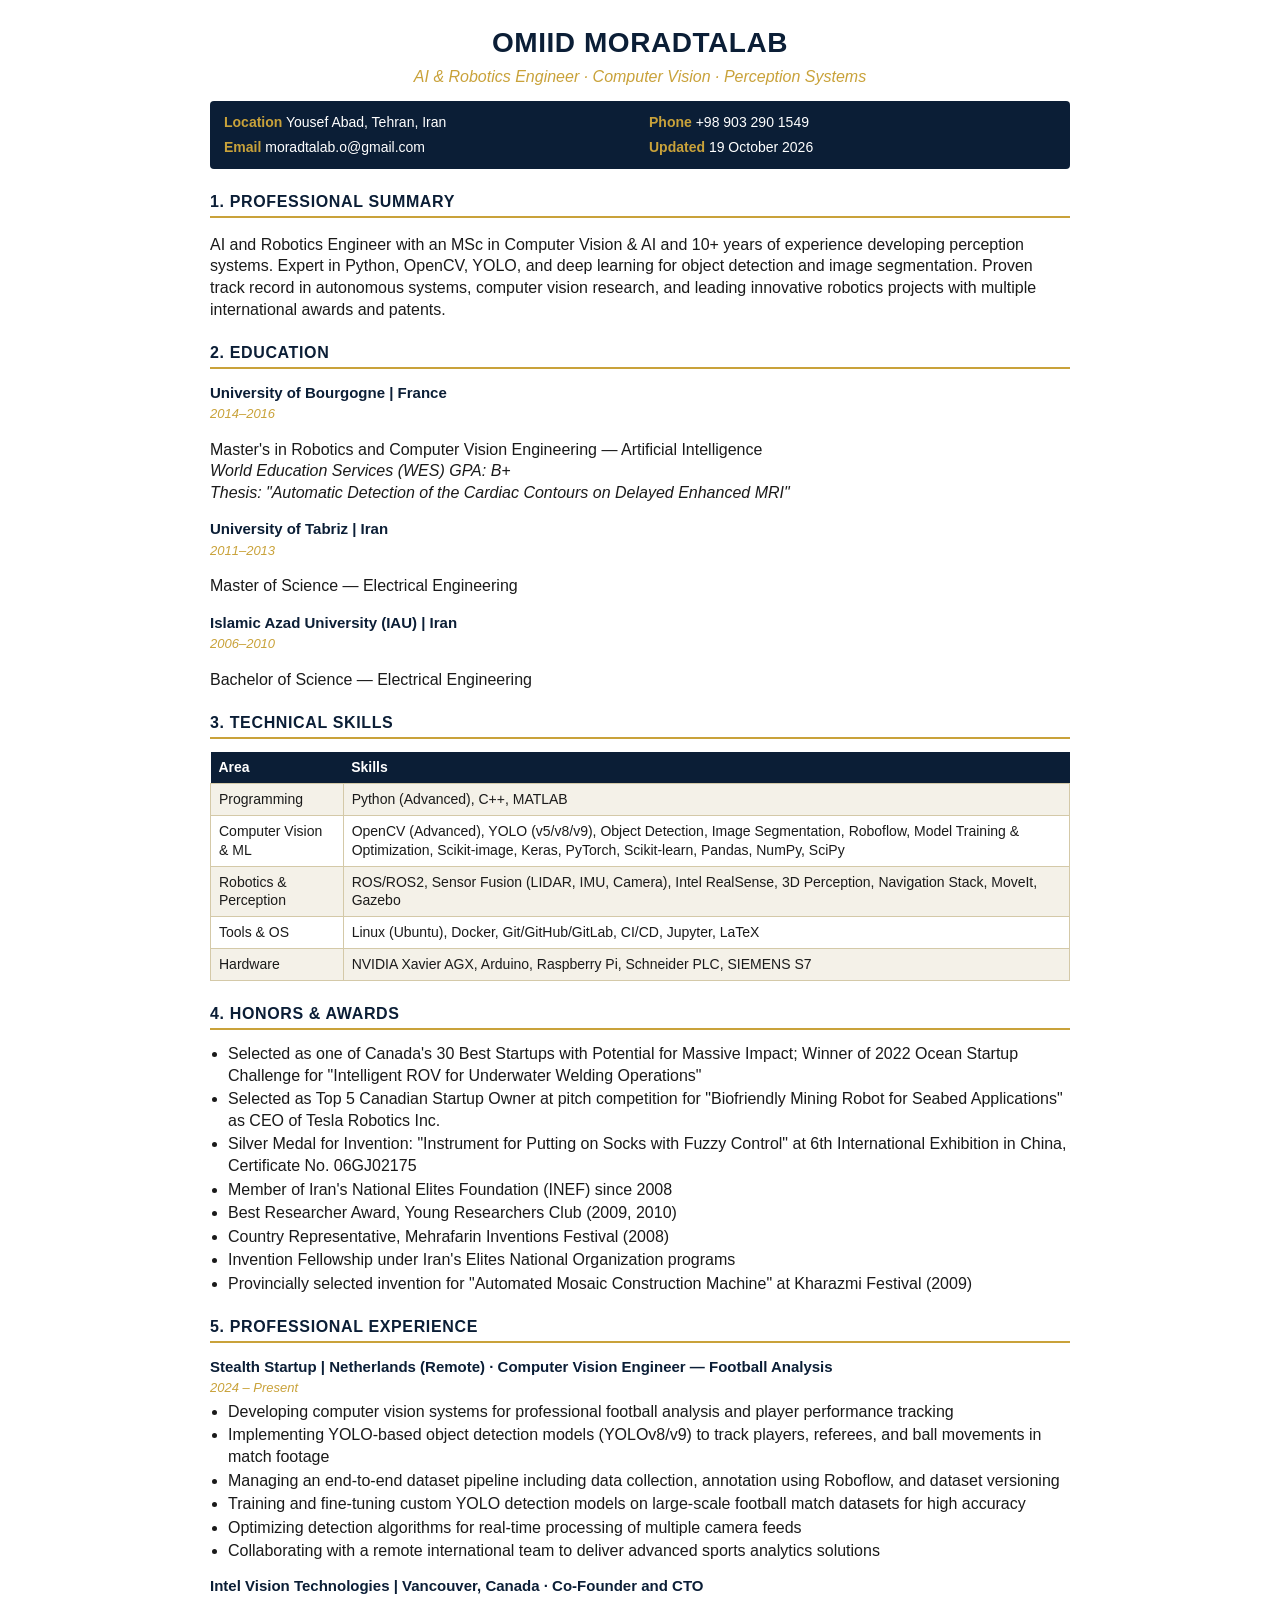
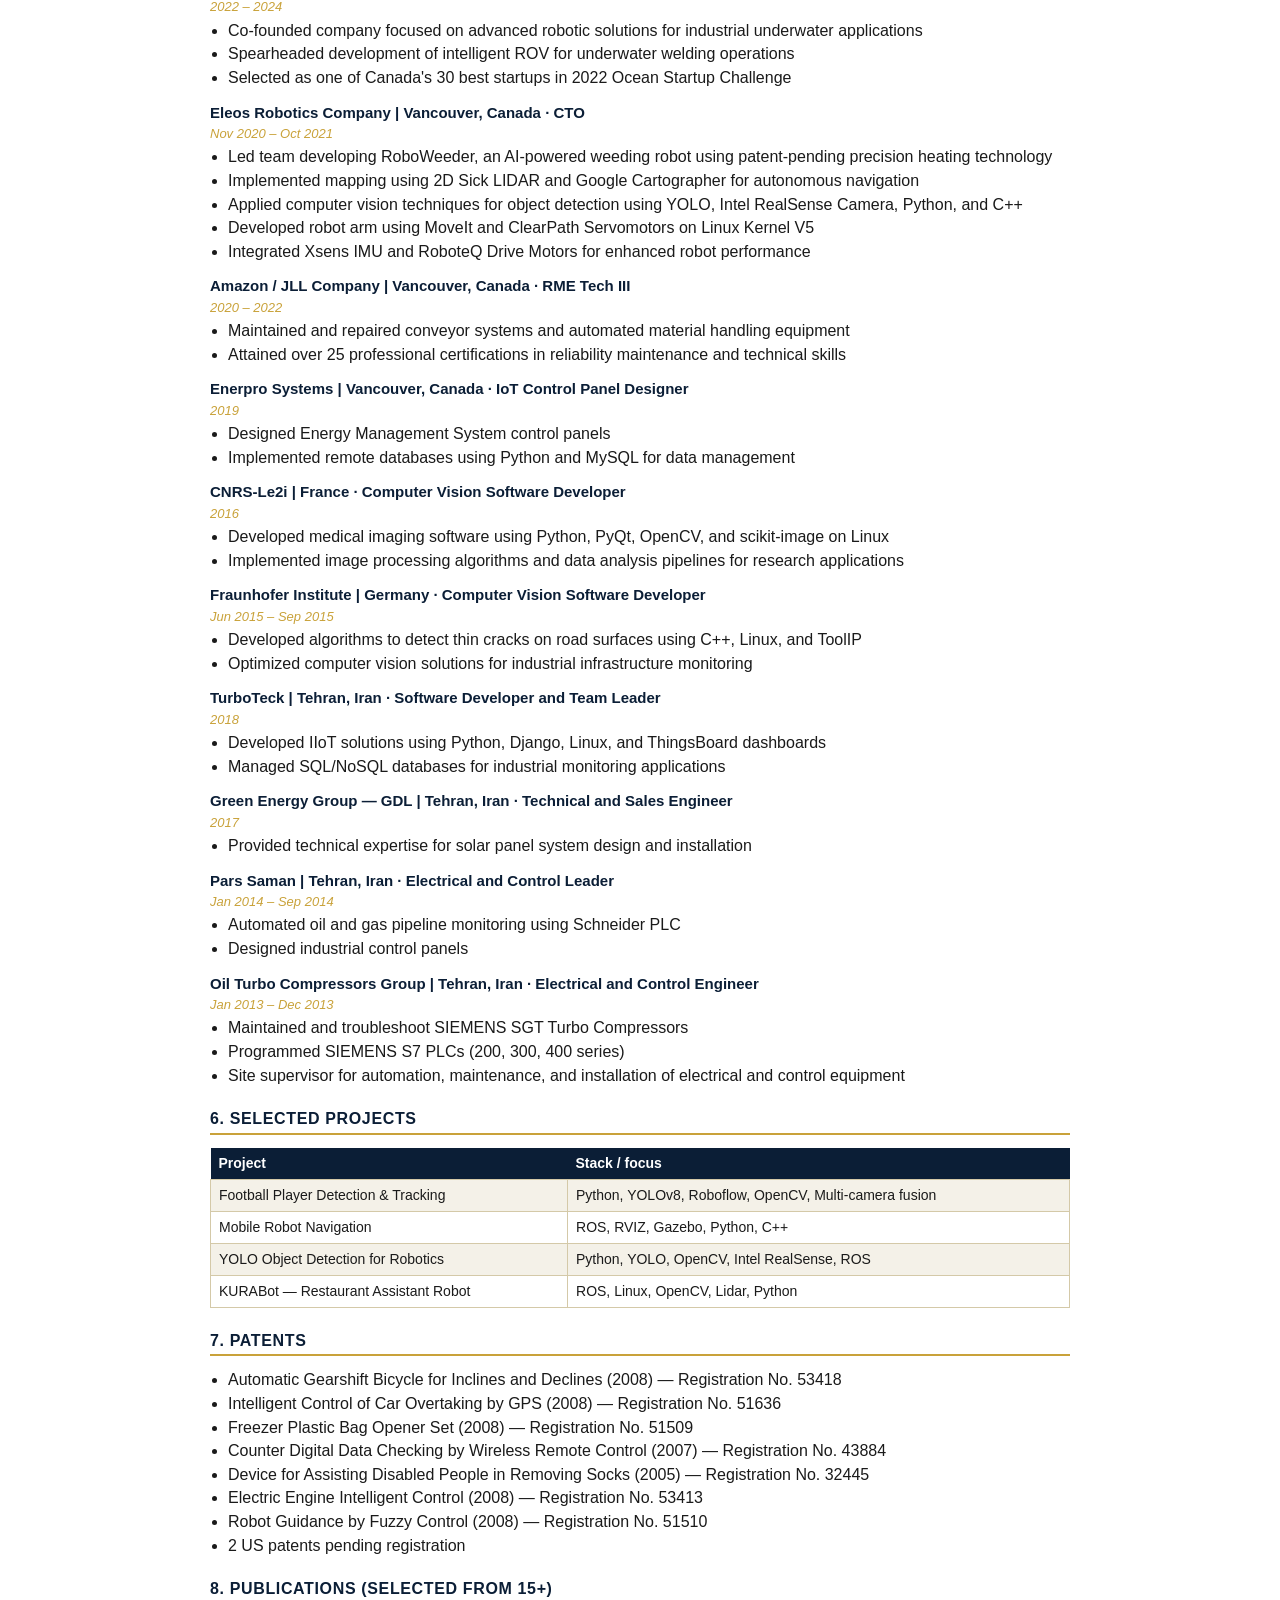
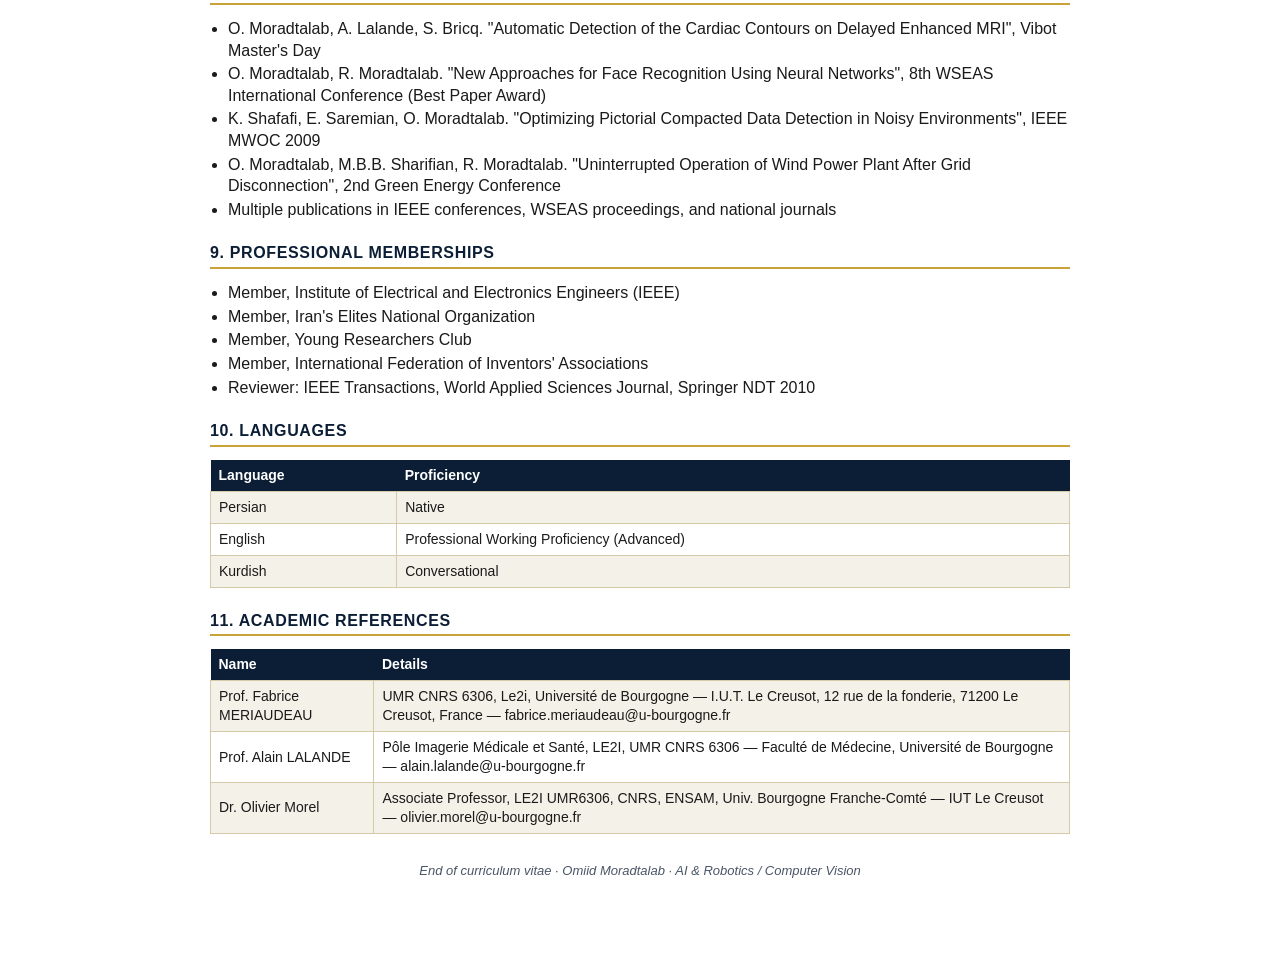
<file: docs/Omiid_Moradtalab_CV.html>
<!DOCTYPE html>
<html lang="en">
<head>
<meta charset="utf-8"/>
<title>Omiid Moradtalab — CV</title>
<style>
  :root { --navy:#0B1E36; --gold:#C9A23A; --ink:#1A1A1A; --muted:#4A5566; --alt:#F4F1E8; }
  body { font-family: Calibri, 'Segoe UI', Arial, sans-serif; color: var(--ink); max-width: 860px; margin: 24px auto; padding: 0 20px 40px; line-height: 1.35; }
  h1 { color: var(--navy); text-align: center; font-size: 28px; margin: 0 0 4px; letter-spacing: .02em; }
  .subtitle { text-align: center; color: var(--gold); font-style: italic; margin: 0 0 14px; }
  .meta { background: var(--navy); color: #fff; display: grid; grid-template-columns: 1fr 1fr; gap: 6px 18px; padding: 12px 14px; border-radius: 4px; font-size: 14px; }
  .meta span.label { color: var(--gold); font-weight: 700; }
  h2 { color: var(--navy); border-bottom: 2px solid var(--gold); padding-bottom: 3px; margin-top: 22px; font-size: 16px; text-transform: uppercase; letter-spacing: .04em; }
  h3 { color: var(--navy); margin: 14px 0 2px; font-size: 15px; }
  .dates { color: var(--gold); font-style: italic; font-size: 13px; margin: 0 0 4px; }
  ul { margin: 4px 0 8px; padding-left: 18px; }
  li { margin: 2px 0; }
  table { width: 100%; border-collapse: collapse; font-size: 14px; margin: 6px 0 10px; }
  th { background: var(--navy); color: #fff; text-align: left; padding: 6px 8px; }
  td { border: 1px solid #D4C9A8; padding: 6px 8px; }
  tr:nth-child(even) td { background: var(--alt); }
  .footer { text-align: center; color: var(--muted); font-style: italic; margin-top: 28px; font-size: 13px; }
  @media print { body { margin: 0; } .meta { break-inside: avoid; } }
</style>
</head>
<body>
<h1>OMIID MORADTALAB</h1>
<p class="subtitle">AI &amp; Robotics Engineer · Computer Vision · Perception Systems</p>
<div class="meta">
  <div><span class="label">Location</span> Yousef Abad, Tehran, Iran</div>
  <div><span class="label">Phone</span> +98 903 290 1549</div>
  <div><span class="label">Email</span> moradtalab.o@gmail.com</div>
  <div><span class="label">Updated</span> 19 October 2026</div>
</div>

<h2>1. Professional summary</h2>
<p>AI and Robotics Engineer with an MSc in Computer Vision &amp; AI and 10+ years of experience developing perception systems. Expert in Python, OpenCV, YOLO, and deep learning for object detection and image segmentation. Proven track record in autonomous systems, computer vision research, and leading innovative robotics projects with multiple international awards and patents.</p>

<h2>2. Education</h2>
<h3>University of Bourgogne | France</h3>
<p class="dates">2014–2016</p>
<p>Master's in Robotics and Computer Vision Engineering — Artificial Intelligence<br/>
<em>World Education Services (WES) GPA: B+</em><br/>
<em>Thesis: "Automatic Detection of the Cardiac Contours on Delayed Enhanced MRI"</em></p>
<h3>University of Tabriz | Iran</h3>
<p class="dates">2011–2013</p>
<p>Master of Science — Electrical Engineering</p>
<h3>Islamic Azad University (IAU) | Iran</h3>
<p class="dates">2006–2010</p>
<p>Bachelor of Science — Electrical Engineering</p>

<h2>3. Technical skills</h2>
<table>
<tr><th>Area</th><th>Skills</th></tr>
<tr><td>Programming</td><td>Python (Advanced), C++, MATLAB</td></tr>
<tr><td>Computer Vision &amp; ML</td><td>OpenCV (Advanced), YOLO (v5/v8/v9), Object Detection, Image Segmentation, Roboflow, Model Training &amp; Optimization, Scikit-image, Keras, PyTorch, Scikit-learn, Pandas, NumPy, SciPy</td></tr>
<tr><td>Robotics &amp; Perception</td><td>ROS/ROS2, Sensor Fusion (LIDAR, IMU, Camera), Intel RealSense, 3D Perception, Navigation Stack, MoveIt, Gazebo</td></tr>
<tr><td>Tools &amp; OS</td><td>Linux (Ubuntu), Docker, Git/GitHub/GitLab, CI/CD, Jupyter, LaTeX</td></tr>
<tr><td>Hardware</td><td>NVIDIA Xavier AGX, Arduino, Raspberry Pi, Schneider PLC, SIEMENS S7</td></tr>
</table>

<h2>4. Honors &amp; awards</h2>
<ul>
<li>Selected as one of Canada's 30 Best Startups with Potential for Massive Impact; Winner of 2022 Ocean Startup Challenge for "Intelligent ROV for Underwater Welding Operations"</li>
<li>Selected as Top 5 Canadian Startup Owner at pitch competition for "Biofriendly Mining Robot for Seabed Applications" as CEO of Tesla Robotics Inc.</li>
<li>Silver Medal for Invention: "Instrument for Putting on Socks with Fuzzy Control" at 6th International Exhibition in China, Certificate No. 06GJ02175</li>
<li>Member of Iran's National Elites Foundation (INEF) since 2008</li>
<li>Best Researcher Award, Young Researchers Club (2009, 2010)</li>
<li>Country Representative, Mehrafarin Inventions Festival (2008)</li>
<li>Invention Fellowship under Iran's Elites National Organization programs</li>
<li>Provincially selected invention for "Automated Mosaic Construction Machine" at Kharazmi Festival (2009)</li>
</ul>

<h2>5. Professional experience</h2>
<h3>Stealth Startup | Netherlands (Remote) · Computer Vision Engineer — Football Analysis</h3>
<p class="dates">2024 – Present</p>
<ul>
<li>Developing computer vision systems for professional football analysis and player performance tracking</li>
<li>Implementing YOLO-based object detection models (YOLOv8/v9) to track players, referees, and ball movements in match footage</li>
<li>Managing an end-to-end dataset pipeline including data collection, annotation using Roboflow, and dataset versioning</li>
<li>Training and fine-tuning custom YOLO detection models on large-scale football match datasets for high accuracy</li>
<li>Optimizing detection algorithms for real-time processing of multiple camera feeds</li>
<li>Collaborating with a remote international team to deliver advanced sports analytics solutions</li>
</ul>
<h3>Intel Vision Technologies | Vancouver, Canada · Co-Founder and CTO</h3>
<p class="dates">2022 – 2024</p>
<ul>
<li>Co-founded company focused on advanced robotic solutions for industrial underwater applications</li>
<li>Spearheaded development of intelligent ROV for underwater welding operations</li>
<li>Selected as one of Canada's 30 best startups in 2022 Ocean Startup Challenge</li>
</ul>
<h3>Eleos Robotics Company | Vancouver, Canada · CTO</h3>
<p class="dates">Nov 2020 – Oct 2021</p>
<ul>
<li>Led team developing RoboWeeder, an AI-powered weeding robot using patent-pending precision heating technology</li>
<li>Implemented mapping using 2D Sick LIDAR and Google Cartographer for autonomous navigation</li>
<li>Applied computer vision techniques for object detection using YOLO, Intel RealSense Camera, Python, and C++</li>
<li>Developed robot arm using MoveIt and ClearPath Servomotors on Linux Kernel V5</li>
<li>Integrated Xsens IMU and RoboteQ Drive Motors for enhanced robot performance</li>
</ul>
<h3>Amazon / JLL Company | Vancouver, Canada · RME Tech III</h3>
<p class="dates">2020 – 2022</p>
<ul>
<li>Maintained and repaired conveyor systems and automated material handling equipment</li>
<li>Attained over 25 professional certifications in reliability maintenance and technical skills</li>
</ul>
<h3>Enerpro Systems | Vancouver, Canada · IoT Control Panel Designer</h3>
<p class="dates">2019</p>
<ul>
<li>Designed Energy Management System control panels</li>
<li>Implemented remote databases using Python and MySQL for data management</li>
</ul>
<h3>CNRS-Le2i | France · Computer Vision Software Developer</h3>
<p class="dates">2016</p>
<ul>
<li>Developed medical imaging software using Python, PyQt, OpenCV, and scikit-image on Linux</li>
<li>Implemented image processing algorithms and data analysis pipelines for research applications</li>
</ul>
<h3>Fraunhofer Institute | Germany · Computer Vision Software Developer</h3>
<p class="dates">Jun 2015 – Sep 2015</p>
<ul>
<li>Developed algorithms to detect thin cracks on road surfaces using C++, Linux, and ToolIP</li>
<li>Optimized computer vision solutions for industrial infrastructure monitoring</li>
</ul>
<h3>TurboTeck | Tehran, Iran · Software Developer and Team Leader</h3>
<p class="dates">2018</p>
<ul>
<li>Developed IIoT solutions using Python, Django, Linux, and ThingsBoard dashboards</li>
<li>Managed SQL/NoSQL databases for industrial monitoring applications</li>
</ul>
<h3>Green Energy Group — GDL | Tehran, Iran · Technical and Sales Engineer</h3>
<p class="dates">2017</p>
<ul><li>Provided technical expertise for solar panel system design and installation</li></ul>
<h3>Pars Saman | Tehran, Iran · Electrical and Control Leader</h3>
<p class="dates">Jan 2014 – Sep 2014</p>
<ul>
<li>Automated oil and gas pipeline monitoring using Schneider PLC</li>
<li>Designed industrial control panels</li>
</ul>
<h3>Oil Turbo Compressors Group | Tehran, Iran · Electrical and Control Engineer</h3>
<p class="dates">Jan 2013 – Dec 2013</p>
<ul>
<li>Maintained and troubleshoot SIEMENS SGT Turbo Compressors</li>
<li>Programmed SIEMENS S7 PLCs (200, 300, 400 series)</li>
<li>Site supervisor for automation, maintenance, and installation of electrical and control equipment</li>
</ul>

<h2>6. Selected projects</h2>
<table>
<tr><th>Project</th><th>Stack / focus</th></tr>
<tr><td>Football Player Detection &amp; Tracking</td><td>Python, YOLOv8, Roboflow, OpenCV, Multi-camera fusion</td></tr>
<tr><td>Mobile Robot Navigation</td><td>ROS, RVIZ, Gazebo, Python, C++</td></tr>
<tr><td>YOLO Object Detection for Robotics</td><td>Python, YOLO, OpenCV, Intel RealSense, ROS</td></tr>
<tr><td>KURABot — Restaurant Assistant Robot</td><td>ROS, Linux, OpenCV, Lidar, Python</td></tr>
</table>

<h2>7. Patents</h2>
<ul>
<li>Automatic Gearshift Bicycle for Inclines and Declines (2008) — Registration No. 53418</li>
<li>Intelligent Control of Car Overtaking by GPS (2008) — Registration No. 51636</li>
<li>Freezer Plastic Bag Opener Set (2008) — Registration No. 51509</li>
<li>Counter Digital Data Checking by Wireless Remote Control (2007) — Registration No. 43884</li>
<li>Device for Assisting Disabled People in Removing Socks (2005) — Registration No. 32445</li>
<li>Electric Engine Intelligent Control (2008) — Registration No. 53413</li>
<li>Robot Guidance by Fuzzy Control (2008) — Registration No. 51510</li>
<li>2 US patents pending registration</li>
</ul>

<h2>8. Publications (selected from 15+)</h2>
<ul>
<li>O. Moradtalab, A. Lalande, S. Bricq. "Automatic Detection of the Cardiac Contours on Delayed Enhanced MRI", Vibot Master's Day</li>
<li>O. Moradtalab, R. Moradtalab. "New Approaches for Face Recognition Using Neural Networks", 8th WSEAS International Conference (Best Paper Award)</li>
<li>K. Shafafi, E. Saremian, O. Moradtalab. "Optimizing Pictorial Compacted Data Detection in Noisy Environments", IEEE MWOC 2009</li>
<li>O. Moradtalab, M.B.B. Sharifian, R. Moradtalab. "Uninterrupted Operation of Wind Power Plant After Grid Disconnection", 2nd Green Energy Conference</li>
<li>Multiple publications in IEEE conferences, WSEAS proceedings, and national journals</li>
</ul>

<h2>9. Professional memberships</h2>
<ul>
<li>Member, Institute of Electrical and Electronics Engineers (IEEE)</li>
<li>Member, Iran's Elites National Organization</li>
<li>Member, Young Researchers Club</li>
<li>Member, International Federation of Inventors' Associations</li>
<li>Reviewer: IEEE Transactions, World Applied Sciences Journal, Springer NDT 2010</li>
</ul>

<h2>10. Languages</h2>
<table>
<tr><th>Language</th><th>Proficiency</th></tr>
<tr><td>Persian</td><td>Native</td></tr>
<tr><td>English</td><td>Professional Working Proficiency (Advanced)</td></tr>
<tr><td>Kurdish</td><td>Conversational</td></tr>
</table>

<h2>11. Academic references</h2>
<table>
<tr><th>Name</th><th>Details</th></tr>
<tr><td>Prof. Fabrice MERIAUDEAU</td><td>UMR CNRS 6306, Le2i, Université de Bourgogne — I.U.T. Le Creusot, 12 rue de la fonderie, 71200 Le Creusot, France — fabrice.meriaudeau@u-bourgogne.fr</td></tr>
<tr><td>Prof. Alain LALANDE</td><td>Pôle Imagerie Médicale et Santé, LE2I, UMR CNRS 6306 — Faculté de Médecine, Université de Bourgogne — alain.lalande@u-bourgogne.fr</td></tr>
<tr><td>Dr. Olivier Morel</td><td>Associate Professor, LE2I UMR6306, CNRS, ENSAM, Univ. Bourgogne Franche-Comté — IUT Le Creusot — olivier.morel@u-bourgogne.fr</td></tr>
</table>

<p class="footer">End of curriculum vitae · Omiid Moradtalab · AI &amp; Robotics / Computer Vision</p>
</body>
</html>
</file>
